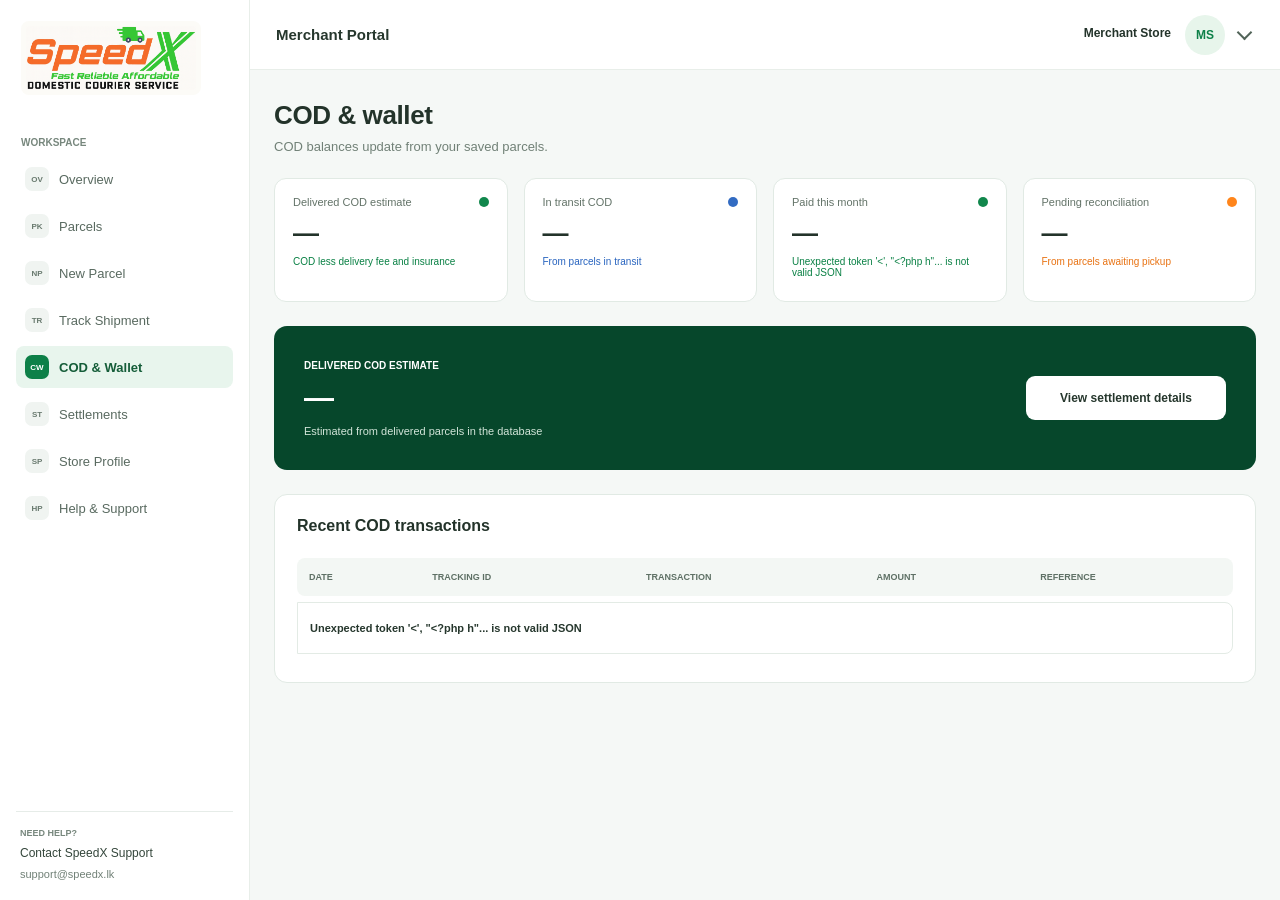
<file: cod-wallet.html>
<!DOCTYPE html>
<html lang="en">
<head>
    <meta charset="UTF-8">
    <meta name="viewport" content="width=device-width, initial-scale=1.0">
    <meta name="theme-color" content="#f5f8f6">
    <title>COD &amp; Wallet | SpeedX Merchant Portal</title>
    <link rel="stylesheet" href="dashboard.css?v=20261101-account-menu-2">
    <link rel="stylesheet" href="cod-wallet.css">
    <script src="merchant-profile.js?v=20261101-account-menu-2" defer></script>
    <script src="cod-wallet.js?v=20261101-database" defer></script>
</head>
<body>
    <div class="dashboard-shell">
        <aside class="sidebar" id="sidebar">
            <a class="dashboard-brand" href="dashboard.html" aria-label="SpeedX dashboard">
                <img class="dashboard-brand-logo" src="assets/speedx-merchant-logo.png" alt="SpeedX — Fast, Reliable, Affordable Domestic Courier Service">
            </a>

            <p class="nav-caption">WORKSPACE</p>
            <nav class="main-nav" aria-label="Main navigation">
                <a class="nav-link" href="dashboard.html"><span class="nav-icon">OV</span><span>Overview</span></a>
                <a class="nav-link" href="parcel-list.html"><span class="nav-icon">PK</span><span>Parcels</span></a>
                <a class="nav-link" href="create-parcel.html"><span class="nav-icon">NP</span><span>New Parcel</span></a>
                <a class="nav-link" href="track-shipment.html"><span class="nav-icon">TR</span><span>Track Shipment</span></a>
                <a class="nav-link is-active" href="cod-wallet.html" aria-current="page"><span class="nav-icon">CW</span><span>COD &amp; Wallet</span></a>
                <a class="nav-link" href="settlements.html"><span class="nav-icon">ST</span><span>Settlements</span></a>
                <a class="nav-link" href="store-profile.html"><span class="nav-icon">SP</span><span>Store Profile</span></a>
                <a class="nav-link" href="help-support.html"><span class="nav-icon">HP</span><span>Help &amp; Support</span></a>
            </nav>

            <div class="sidebar-help">
                <span>NEED HELP?</span>
                <a href="mailto:support@speedx.lk">Contact SpeedX Support</a>
                <small>support@speedx.lk</small>
            </div>
        </aside>

        <div class="dashboard-main">
            <header class="topbar">
                <button class="mobile-menu-button" type="button" aria-label="Open navigation" aria-expanded="false">
                    <span></span><span></span><span></span>
                </button>
                <a class="portal-link" href="dashboard.html">Merchant Portal</a>
                <div class="store-profile">
                    <button class="merchant-account-trigger" type="button" aria-label="Open merchant account menu" aria-haspopup="menu" aria-expanded="false">
                        <span class="store-name">Merchant Store<small></small></span>
                        <span class="store-avatar" aria-label="Merchant Store">MS</span>
                    </button>
                </div>
            </header>

            <main class="wallet-content">
                <header class="page-heading">
                    <h1>COD &amp; wallet</h1>
                    <p>COD balances update from your saved parcels.</p>
                </header>

                <section class="balance-grid" aria-label="COD balance summary">
                    <article class="balance-card balance-available">
                        <div class="balance-label"><span>Delivered COD estimate</span><i aria-hidden="true"></i></div>
                        <strong id="wallet-delivered-cod">Loading...</strong>
                        <p>COD less delivery fee and insurance</p>
                    </article>
                    <article class="balance-card balance-transit">
                        <div class="balance-label"><span>In transit COD</span><i aria-hidden="true"></i></div>
                        <strong id="wallet-in-transit-cod">Loading...</strong>
                        <p>From parcels in transit</p>
                    </article>
                    <article class="balance-card balance-paid">
                        <div class="balance-label"><span>Paid this month</span><i aria-hidden="true"></i></div>
                        <strong id="wallet-paid-this-month">—</strong>
                        <p id="wallet-paid-note">No payment records available</p>
                    </article>
                    <article class="balance-card balance-pending">
                        <div class="balance-label"><span>Pending reconciliation</span><i aria-hidden="true"></i></div>
                        <strong id="wallet-pending-cod">Loading...</strong>
                        <p>From parcels awaiting pickup</p>
                    </article>
                </section>

                <section class="settlement-banner" aria-labelledby="settlement-heading">
                    <div>
                        <p id="settlement-heading">DELIVERED COD ESTIMATE</p>
                        <strong id="wallet-settlement-estimate">Loading...</strong>
                        <span>Estimated from delivered parcels in the database</span>
                    </div>
                    <button type="button" class="settlement-button" id="settlement-details-button">View settlement details</button>
                </section>

                <section class="transactions-card" aria-labelledby="transactions-heading">
                    <h2 id="transactions-heading">Recent COD transactions</h2>
                    <div class="transactions-table-wrap">
                        <table class="transactions-table">
                            <thead>
                                <tr>
                                    <th scope="col">DATE</th>
                                    <th scope="col">TRACKING ID</th>
                                    <th scope="col">TRANSACTION</th>
                                    <th scope="col">AMOUNT</th>
                                    <th scope="col">REFERENCE</th>
                                </tr>
                            </thead>
                            <tbody id="wallet-transactions">
                                <tr><td colspan="5">Loading COD records...</td></tr>
                            </tbody>
                        </table>
                    </div>
                </section>

                <dialog class="settlement-dialog" id="settlement-dialog" aria-labelledby="settlement-dialog-heading">
                    <form method="dialog">
                        <button class="dialog-close" aria-label="Close settlement details">×</button>
                    </form>
                    <h2 id="settlement-dialog-heading">Next settlement details</h2>
                    <p>Current parcel COD totals from your database.</p>
                    <dl>
                        <div><dt>Delivered COD estimate</dt><dd id="dialog-delivered-cod">Loading...</dd></div>
                        <div><dt>In-transit COD</dt><dd id="dialog-in-transit-cod">Loading...</dd></div>
                        <div><dt>Pending pickup COD</dt><dd id="dialog-pending-cod">Loading...</dd></div>
                        <div><dt>Total parcel COD</dt><dd id="dialog-total-cod">Loading...</dd></div>
                    </dl>
                </dialog>

            </main>
        </div>
    </div>
</body>
</html>
</file>
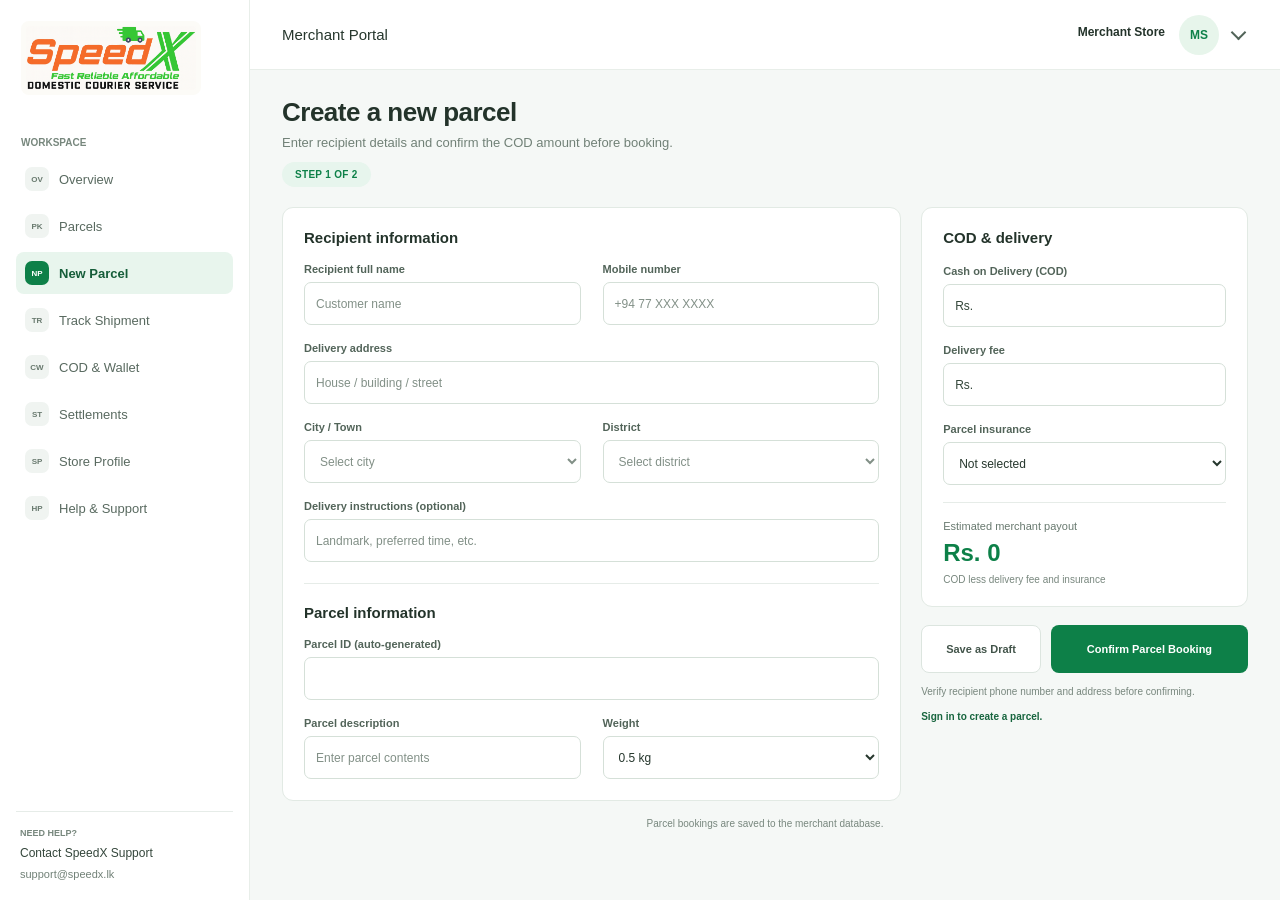
<file: create-parcel.html>
<!DOCTYPE html>
<html lang="en">
<head>
    <meta charset="UTF-8">
    <meta name="viewport" content="width=device-width, initial-scale=1.0">
    <meta name="theme-color" content="#f5f8f6">
    <title>Create a New Parcel | SpeedX Merchant Portal</title>
    <link rel="stylesheet" href="dashboard.css?v=20261101-account-menu-2">
    <link rel="stylesheet" href="create-parcel.css">
    <script src="merchant-profile.js?v=20261101-account-menu-2" defer></script>
    <script src="parcel-storage.js" defer></script>
    <script src="create-parcel.js?v=20261101-database" defer></script>
</head>
<body>
    <div class="dashboard-shell">
        <aside class="sidebar" id="sidebar">
            <a class="dashboard-brand" href="dashboard.html" aria-label="SpeedX dashboard">
                <img class="dashboard-brand-logo" src="assets/speedx-merchant-logo.png" alt="SpeedX — Fast, Reliable, Affordable Domestic Courier Service">
            </a>

            <p class="nav-caption">WORKSPACE</p>
            <nav class="main-nav" aria-label="Main navigation">
                <a class="nav-link" href="dashboard.html"><span class="nav-icon">OV</span><span>Overview</span></a>
                <a class="nav-link" href="parcel-list.html"><span class="nav-icon">PK</span><span>Parcels</span></a>
                <a class="nav-link is-active" href="create-parcel.html" aria-current="page"><span class="nav-icon">NP</span><span>New Parcel</span></a>
                <a class="nav-link" href="track-shipment.html"><span class="nav-icon">TR</span><span>Track Shipment</span></a>
                <a class="nav-link" href="cod-wallet.html"><span class="nav-icon">CW</span><span>COD &amp; Wallet</span></a>
                <a class="nav-link" href="settlements.html"><span class="nav-icon">ST</span><span>Settlements</span></a>
                <a class="nav-link" href="store-profile.html"><span class="nav-icon">SP</span><span>Store Profile</span></a>
                <a class="nav-link" href="help-support.html"><span class="nav-icon">HP</span><span>Help &amp; Support</span></a>
            </nav>

            <div class="sidebar-help">
                <span>NEED HELP?</span>
                <a href="mailto:support@speedx.lk">Contact SpeedX Support</a>
                <small>support@speedx.lk</small>
            </div>
        </aside>

        <div class="dashboard-main">
            <header class="topbar">
                <button class="mobile-menu-button" type="button" aria-label="Open navigation" aria-expanded="false">
                    <span></span><span></span><span></span>
                </button>
                <a class="topbar-title topbar-back" href="dashboard.html">Merchant Portal</a>
                <div class="store-profile">
                    <button class="merchant-account-trigger" type="button" aria-label="Open merchant account menu" aria-haspopup="menu" aria-expanded="false">
                        <span class="store-name">Merchant Store<small></small></span>
                        <span class="store-avatar" aria-hidden="true">MS</span>
                    </button>
                </div>
            </header>

            <main class="parcel-content">
                <div class="parcel-page-heading">
                    <div>
                        <a class="back-link" href="dashboard.html"><span aria-hidden="true">←</span> Back to overview</a>
                        <h1>Create a new parcel</h1>
                        <p>Enter recipient details and confirm the COD amount before booking.</p>
                        <span class="step-badge">STEP 1 OF 2</span>
                    </div>
                </div>

                <form id="create-parcel-form" class="booking-layout">
                    <section class="booking-card recipient-card">
                        <div class="booking-section">
                            <div class="booking-section-heading">
                                <h2>Recipient information</h2>
                            </div>
                            <div class="booking-fields recipient-fields">
                                <label class="booking-field">
                                    <span>Recipient full name</span>
                                    <input name="recipient" type="text" autocomplete="name" placeholder="Customer name" maxlength="100" required>
                                </label>
                                <label class="booking-field">
                                    <span>Mobile number</span>
                                    <input name="mobile" type="tel" autocomplete="tel" placeholder="+94 77 XXX XXXX" required>
                                </label>
                                <label class="booking-field field-wide">
                                    <span>Delivery address</span>
                                    <input name="address" type="text" autocomplete="street-address" placeholder="House / building / street" maxlength="180" required>
                                </label>
                                <label class="booking-field">
                                    <span>City / Town</span>
                                    <select name="city" required>
                                        <option value="" selected disabled>Select city</option>
                                        <option>Colombo</option>
                                        <option>Dehiwala</option>
                                        <option>Galle</option>
                                        <option>Gampaha</option>
                                        <option>Horana</option>
                                        <option>Kalutara</option>
                                        <option>Kandy</option>
                                        <option>Panadura</option>
                                    </select>
                                </label>
                                <label class="booking-field">
                                    <span>District</span>
                                    <select name="district" required>
                                        <option value="" selected disabled>Select district</option>
                                        <option>Colombo</option>
                                        <option>Galle</option>
                                        <option>Gampaha</option>
                                        <option>Kalutara</option>
                                        <option>Kandy</option>
                                    </select>
                                </label>
                                <label class="booking-field field-wide">
                                    <span>Delivery instructions (optional)</span>
                                    <input name="instructions" type="text" placeholder="Landmark, preferred time, etc." maxlength="180">
                                </label>
                            </div>
                        </div>

                        <div class="booking-section parcel-information">
                            <div class="booking-section-heading">
                                <h2>Parcel information</h2>
                            </div>
                            <div class="booking-fields">
                                <label class="booking-field field-wide">
                                    <span>Parcel ID (auto-generated)</span>
                                    <input name="trackingId" type="text" readonly required>
                                </label>
                                <label class="booking-field">
                                    <span>Parcel description</span>
                                    <input name="description" type="text" placeholder="Enter parcel contents" maxlength="120" required>
                                </label>
                                <label class="booking-field">
                                    <span>Weight</span>
                                    <select name="weight" required>
                                        <option value="0.5" selected>0.5 kg</option>
                                        <option value="1">1 kg</option>
                                        <option value="2">2 kg</option>
                                        <option value="5">5 kg</option>
                                        <option value="10">10 kg</option>
                                    </select>
                                </label>
                            </div>
                        </div>
                    </section>

                    <aside class="booking-side">
                        <section class="booking-card cod-card">
                            <div class="booking-section-heading">
                                <h2>COD &amp; delivery</h2>
                            </div>
                            <div class="booking-fields cod-fields">
                                <label class="booking-field">
                                    <span>Cash on Delivery (COD)</span>
                                    <div class="currency-input">
                                        <span>Rs.</span>
                                        <input name="cod" type="number" min="0" step="50" required>
                                    </div>
                                </label>
                                <label class="booking-field">
                                    <span>Delivery fee</span>
                                    <div class="currency-input">
                                        <span>Rs.</span>
                                        <input name="delivery_fee" type="number" min="0" step="50" required>
                                    </div>
                                </label>
                                <label class="booking-field">
                                    <span>Parcel insurance</span>
                                    <select name="insurance">
                                        <option value="0">Not selected</option>
                                        <option value="150">Basic cover — Rs. 150</option>
                                        <option value="300">Extended cover — Rs. 300</option>
                                    </select>
                                </label>
                            </div>
                            <div class="payout-summary">
                                <span>Estimated merchant payout</span>
                                <strong id="payout-amount">Rs. 0</strong>
                                <small>COD less delivery fee and insurance</small>
                            </div>
                        </section>

                        <div class="booking-actions">
                            <button class="secondary-button" type="button" id="save-draft">Save as Draft</button>
                            <button class="primary-button" type="submit">Confirm Parcel Booking</button>
                        </div>
                        <p class="booking-hint">Verify recipient phone number and address before confirming.</p>
                        <p class="booking-message" id="booking-message" role="status" aria-live="polite"></p>
                    </aside>
                </form>
                <p class="parcel-note">Parcel bookings are saved to the merchant database.</p>
            </main>
        </div>
    </div>
</body>
</html>
</file>
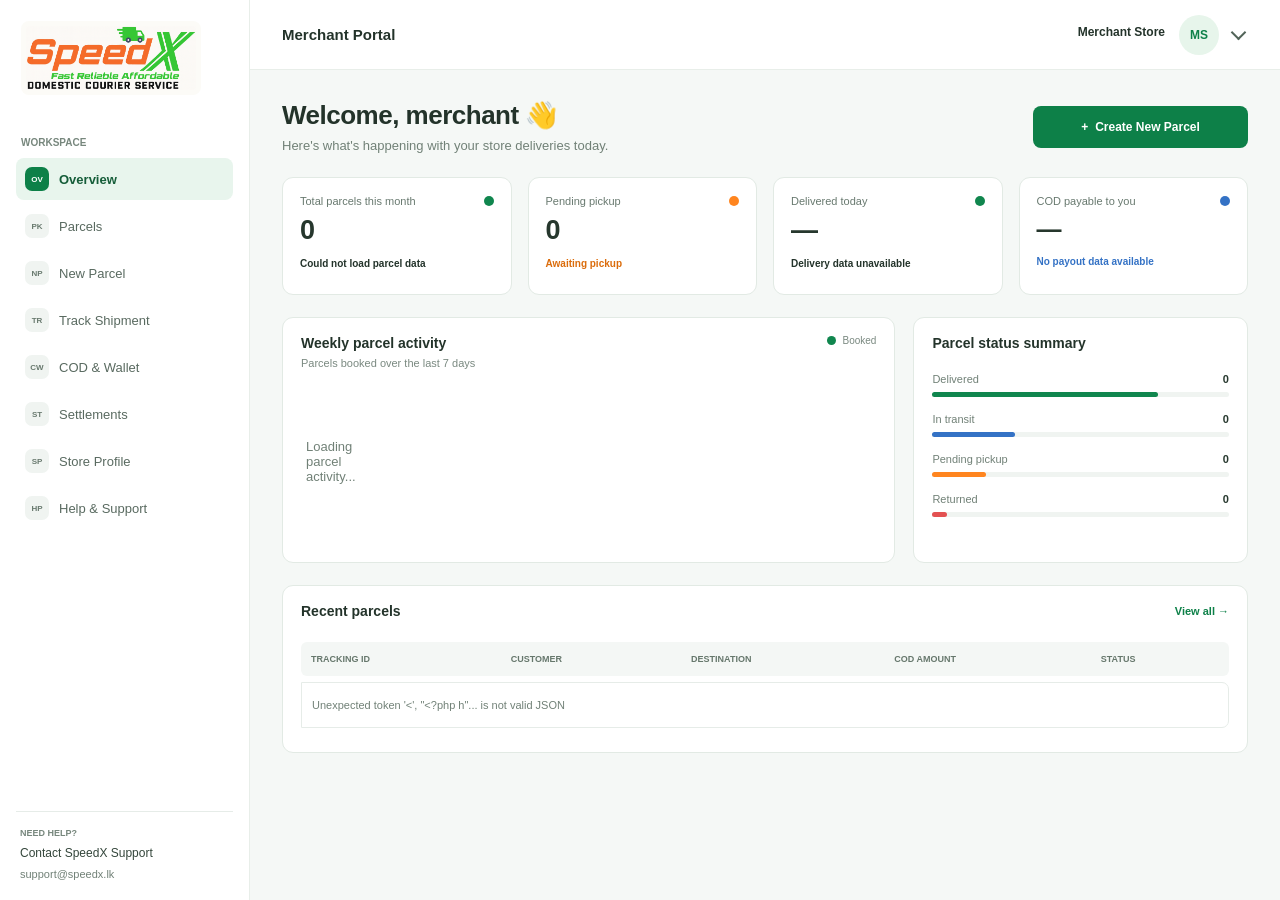
<file: dashboard.html>
<!DOCTYPE html>
<html lang="en">
<head>
    <meta charset="UTF-8">
    <meta name="viewport" content="width=device-width, initial-scale=1.0">
    <meta name="theme-color" content="#f5f8f6">
    <title>Merchant Dashboard | SpeedX</title>
    <link rel="stylesheet" href="dashboard.css?v=20261101-account-menu-2">
    <script src="merchant-profile.js?v=20261101-account-menu-2" defer></script>
    <script src="parcel-storage.js" defer></script>
    <script src="dashboard.js?v=20261101-database" defer></script>
</head>
<body>
    <div class="dashboard-shell">
        <aside class="sidebar" id="sidebar">
            <a class="dashboard-brand" href="dashboard.html" aria-label="SpeedX dashboard">
                <img class="dashboard-brand-logo" src="assets/speedx-merchant-logo.png" alt="SpeedX — Fast, Reliable, Affordable Domestic Courier Service">
            </a>

            <p class="nav-caption">WORKSPACE</p>
            <nav class="main-nav" aria-label="Main navigation">
                <a class="nav-link is-active" href="#overview" data-page="Overview">
                    <span class="nav-icon">OV</span><span>Overview</span>
                </a>
                <a class="nav-link" href="parcel-list.html" data-page="Parcels">
                    <span class="nav-icon">PK</span><span>Parcels</span>
                </a>
                <a class="nav-link" href="create-parcel.html" data-page="New Parcel">
                    <span class="nav-icon">NP</span><span>New Parcel</span>
                </a>
                <a class="nav-link" href="track-shipment.html" data-page="Track Shipment">
                    <span class="nav-icon">TR</span><span>Track Shipment</span>
                </a>
                <a class="nav-link" href="cod-wallet.html" data-page="COD & Wallet">
                    <span class="nav-icon">CW</span><span>COD &amp; Wallet</span>
                </a>
                <a class="nav-link" href="settlements.html" data-page="Settlements">
                    <span class="nav-icon">ST</span><span>Settlements</span>
                </a>
                <a class="nav-link" href="store-profile.html" data-page="Store Profile">
                    <span class="nav-icon">SP</span><span>Store Profile</span>
                </a>
                <a class="nav-link" href="help-support.html" data-page="Help & Support">
                    <span class="nav-icon">HP</span><span>Help &amp; Support</span>
                </a>
            </nav>

            <div class="sidebar-help">
                <span>NEED HELP?</span>
                <a href="mailto:support@speedx.lk">Contact SpeedX Support</a>
                <small>support@speedx.lk</small>
            </div>
        </aside>

        <div class="dashboard-main">
            <header class="topbar">
                <button class="mobile-menu-button" type="button" aria-label="Open navigation" aria-expanded="false">
                    <span></span><span></span><span></span>
                </button>
                <strong class="topbar-title">Merchant Portal</strong>
                <div class="store-profile">
                    <button class="merchant-account-trigger" type="button" aria-label="Open merchant account menu" aria-haspopup="menu" aria-expanded="false">
                        <span class="store-name">Merchant Store<small></small></span>
                        <span class="store-avatar" aria-hidden="true">MS</span>
                    </button>
                </div>
            </header>

            <main class="dashboard-content">
                <div class="welcome-row">
                    <div>
                        <h1 data-merchant-welcome>Welcome, merchant <span aria-hidden="true">👋</span></h1>
                        <p>Here's what's happening with your store deliveries today.</p>
                    </div>
                    <a class="primary-button" href="create-parcel.html">
                        <span aria-hidden="true">+</span> Create New Parcel
                    </a>
                </div>

                <section class="stats-grid" aria-label="Delivery statistics">
                    <article class="stat-card">
                        <div class="stat-label">Total parcels this month<span class="stat-dot green"></span></div>
                        <strong class="stat-value" id="monthly-parcel-count">0</strong>
                        <span class="stat-note" id="monthly-parcel-note">No parcels booked this month</span>
                    </article>
                    <article class="stat-card">
                        <div class="stat-label">Pending pickup<span class="stat-dot orange"></span></div>
                        <strong class="stat-value" id="pending-count">0</strong>
                        <span class="stat-note warning">Awaiting pickup</span>
                    </article>
                    <article class="stat-card">
                        <div class="stat-label">Delivered today<span class="stat-dot green"></span></div>
                        <strong class="stat-value">—</strong>
                        <span class="stat-note">Delivery data unavailable</span>
                    </article>
                    <article class="stat-card">
                        <div class="stat-label">COD payable to you<span class="stat-dot blue"></span></div>
                        <strong class="stat-value currency">—</strong>
                        <span class="stat-note blue-note">No payout data available</span>
                    </article>
                </section>

                <section class="analytics-grid" aria-label="Parcel analytics">
                    <article class="panel activity-panel">
                        <div class="panel-heading">
                            <div><h2>Weekly parcel activity</h2><p>Parcels booked over the last 7 days</p></div>
                            <div class="chart-legend"><span><i class="legend-booked"></i>Booked</span></div>
                        </div>
                        <div class="bar-chart chart-empty" id="weekly-parcel-chart" role="img" aria-label="Loading parcel activity">
                            Loading parcel activity...
                        </div>
                    </article>

                    <article class="panel status-panel">
                        <div class="panel-heading"><h2>Parcel status summary</h2></div>
                        <div class="status-list">
                            <div class="status-item"><div><span>Delivered</span><strong id="delivered-count">0</strong></div><i class="status-track"><i class="status-fill delivered" id="delivered-fill"></i></i></div>
                            <div class="status-item"><div><span>In transit</span><strong id="in-transit-count">0</strong></div><i class="status-track"><i class="status-fill in-transit" id="in-transit-fill"></i></i></div>
                            <div class="status-item"><div><span>Pending pickup</span><strong id="pending-count-summary">0</strong></div><i class="status-track"><i class="status-fill pending" id="pending-fill"></i></i></div>
                            <div class="status-item"><div><span>Returned</span><strong id="returned-count">0</strong></div><i class="status-track"><i class="status-fill returned" id="returned-fill"></i></i></div>
                        </div>
                    </article>
                </section>

                <section class="panel recent-panel" id="parcels">
                    <div class="panel-heading">
                        <h2>Recent parcels</h2>
                        <a href="parcel-list.html" class="view-all-link">View all <span aria-hidden="true">→</span></a>
                    </div>
                    <div class="parcel-table-wrap">
                        <table class="parcel-table">
                            <thead><tr><th>TRACKING ID</th><th>CUSTOMER</th><th>DESTINATION</th><th>COD AMOUNT</th><th>STATUS</th></tr></thead>
                            <tbody id="parcel-list">
                                <tr><td colspan="5">No parcels yet. Create a parcel to see it here.</td></tr>
                            </tbody>
                        </table>
                    </div>
                </section>

            </main>
        </div>
    </div>

</body>
</html>
</file>
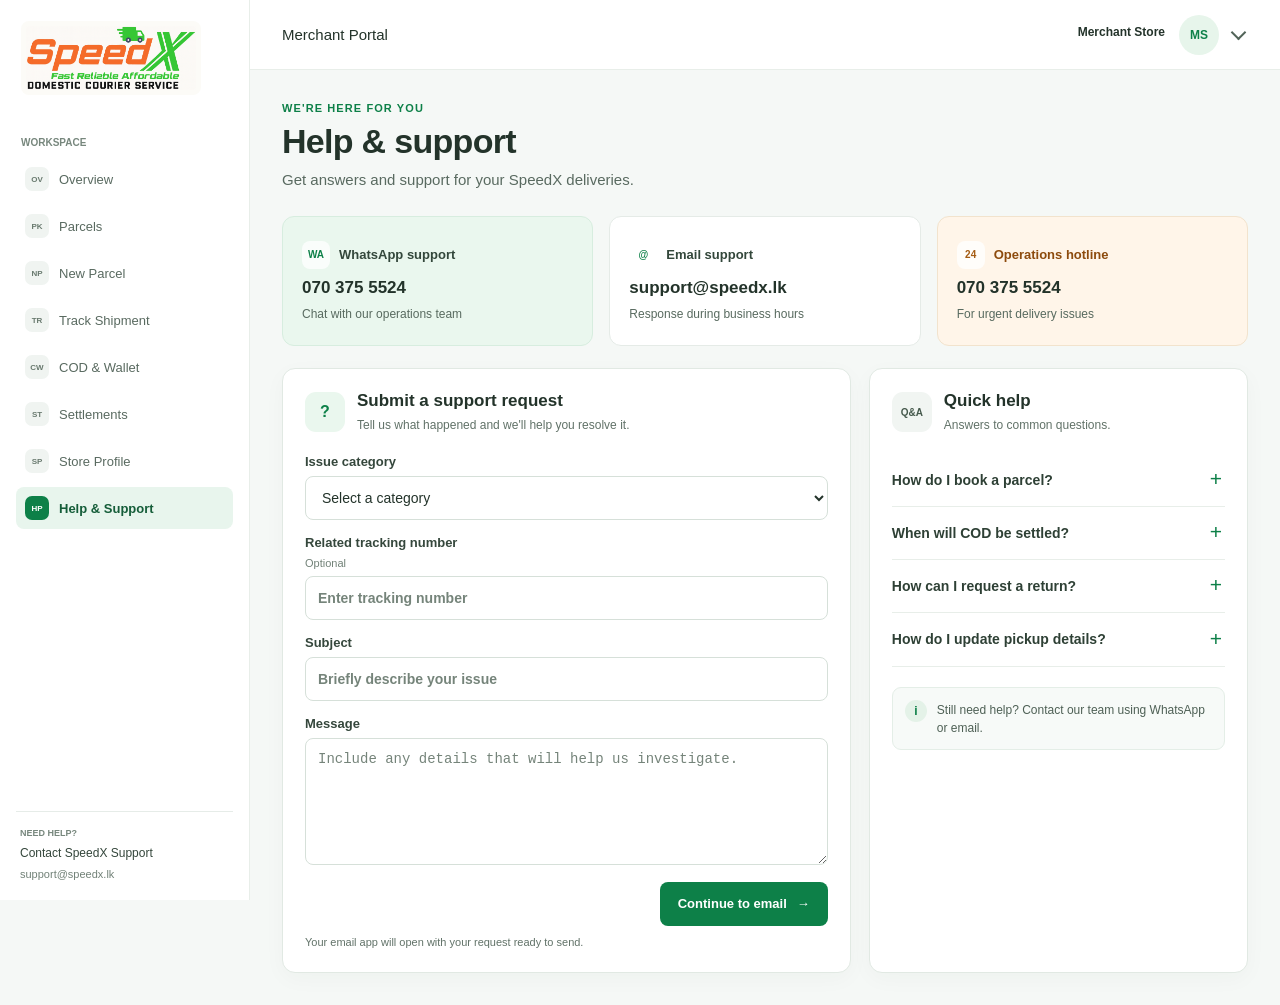
<file: help-support.html>
<!DOCTYPE html>
<html lang="en">
<head>
    <meta charset="UTF-8">
    <meta name="viewport" content="width=device-width, initial-scale=1.0">
    <meta name="theme-color" content="#f5f8f6">
    <title>Help &amp; Support | SpeedX Merchant Portal</title>
    <link rel="stylesheet" href="dashboard.css?v=20261101-account-menu-2">
    <link rel="stylesheet" href="help-support.css">
    <script src="merchant-profile.js?v=20261101-account-menu-2" defer></script>
    <script src="dashboard.js" defer></script>
    <script src="help-support.js" defer></script>
</head>
<body>
    <div class="dashboard-shell">
        <aside class="sidebar" id="sidebar">
            <a class="dashboard-brand" href="dashboard.html" aria-label="SpeedX dashboard">
                <img class="dashboard-brand-logo" src="assets/speedx-merchant-logo.png" alt="SpeedX — Fast, Reliable, Affordable Domestic Courier Service">
            </a>

            <p class="nav-caption">WORKSPACE</p>
            <nav class="main-nav" aria-label="Main navigation">
                <a class="nav-link" href="dashboard.html"><span class="nav-icon">OV</span><span>Overview</span></a>
                <a class="nav-link" href="parcel-list.html"><span class="nav-icon">PK</span><span>Parcels</span></a>
                <a class="nav-link" href="create-parcel.html"><span class="nav-icon">NP</span><span>New Parcel</span></a>
                <a class="nav-link" href="track-shipment.html"><span class="nav-icon">TR</span><span>Track Shipment</span></a>
                <a class="nav-link" href="cod-wallet.html"><span class="nav-icon">CW</span><span>COD &amp; Wallet</span></a>
                <a class="nav-link" href="settlements.html"><span class="nav-icon">ST</span><span>Settlements</span></a>
                <a class="nav-link" href="store-profile.html"><span class="nav-icon">SP</span><span>Store Profile</span></a>
                <a class="nav-link is-active" href="help-support.html" aria-current="page"><span class="nav-icon">HP</span><span>Help &amp; Support</span></a>
            </nav>

            <div class="sidebar-help">
                <span>NEED HELP?</span>
                <a href="mailto:support@speedx.lk">Contact SpeedX Support</a>
                <small>support@speedx.lk</small>
            </div>
        </aside>

        <div class="dashboard-main">
            <header class="topbar">
                <button class="mobile-menu-button" type="button" aria-label="Open navigation" aria-expanded="false">
                    <span></span><span></span><span></span>
                </button>
                <a class="topbar-title help-portal-link" href="dashboard.html">Merchant Portal</a>
                <div class="store-profile">
                    <button class="merchant-account-trigger" type="button" aria-label="Open merchant account menu" aria-haspopup="menu" aria-expanded="false">
                        <span class="store-name">Merchant Store<small></small></span>
                        <span class="store-avatar" aria-hidden="true">MS</span>
                    </button>
                </div>
            </header>

            <main class="help-content">
                <header class="help-heading">
                    <p class="help-eyebrow">WE'RE HERE FOR YOU</p>
                    <h1>Help &amp; support</h1>
                    <p>Get answers and support for your SpeedX deliveries.</p>
                </header>

                <section class="support-contacts" aria-label="Contact support">
                    <a class="support-contact whatsapp-contact" href="https://wa.me/94703755524">
                        <span class="contact-label"><span class="contact-icon" aria-hidden="true">WA</span> WhatsApp support</span>
                        <strong>070 375 5524</strong>
                        <small>Chat with our operations team</small>
                    </a>
                    <a class="support-contact email-contact" href="mailto:support@speedx.lk">
                        <span class="contact-label"><span class="contact-icon" aria-hidden="true">@</span> Email support</span>
                        <strong>support@speedx.lk</strong>
                        <small>Response during business hours</small>
                    </a>
                    <a class="support-contact hotline-contact" href="tel:+94703755524">
                        <span class="contact-label"><span class="contact-icon" aria-hidden="true">24</span> Operations hotline</span>
                        <strong>070 375 5524</strong>
                        <small>For urgent delivery issues</small>
                    </a>
                </section>

                <div class="help-main-grid">
                    <section class="support-form-card" aria-labelledby="support-form-heading">
                        <div class="help-card-heading">
                            <span class="help-card-icon" aria-hidden="true">?</span>
                            <div>
                                <h2 id="support-form-heading">Submit a support request</h2>
                                <p>Tell us what happened and we'll help you resolve it.</p>
                            </div>
                        </div>
                        <form id="support-ticket-form">
                            <label>Issue category
                                <select name="category" required>
                                    <option value="">Select a category</option>
                                    <option>Parcel pickup</option>
                                    <option>Delivery issue</option>
                                    <option>COD or settlement</option>
                                    <option>Account or profile</option>
                                    <option>Other</option>
                                </select>
                            </label>
                            <label>Related tracking number <span class="optional-label">Optional</span>
                                <input name="trackingNumber" type="text" placeholder="Enter tracking number" autocomplete="off">
                            </label>
                            <label>Subject
                                <input name="subject" type="text" placeholder="Briefly describe your issue" required>
                            </label>
                            <label>Message
                                <textarea name="message" rows="5" placeholder="Include any details that will help us investigate." required></textarea>
                            </label>
                            <div class="support-form-footer">
                                <p id="support-form-status" role="status" aria-live="polite"></p>
                                <button class="primary-button" type="submit">Continue to email <span aria-hidden="true">→</span></button>
                            </div>
                            <p class="form-privacy-note">Your email app will open with your request ready to send.</p>
                        </form>
                    </section>

                    <section class="quick-help-card" aria-labelledby="quick-help-heading">
                        <div class="help-card-heading">
                            <span class="help-card-icon quick-help-icon" aria-hidden="true">Q&amp;A</span>
                            <div>
                                <h2 id="quick-help-heading">Quick help</h2>
                                <p>Answers to common questions.</p>
                            </div>
                        </div>
                        <div class="faq-list">
                            <details>
                                <summary>How do I book a parcel?</summary>
                                <p>Open <a href="create-parcel.html">New Parcel</a>, enter the recipient and parcel details, then submit the booking. Your tracking number will appear after the parcel is created.</p>
                            </details>
                            <details>
                                <summary>When will COD be settled?</summary>
                                <p>COD is settled after delivery and reconciliation. View your balance and payout activity in <a href="cod-wallet.html">COD &amp; Wallet</a> or check completed payouts in <a href="settlements.html">Settlements</a>.</p>
                            </details>
                            <details>
                                <summary>How can I request a return?</summary>
                                <p>Send us a support request with the tracking number and the reason for return. Our operations team will review the request and contact you.</p>
                            </details>
                            <details>
                                <summary>How do I update pickup details?</summary>
                                <p>Update your business and pickup address in <a href="store-profile.html">Store Profile</a>, then save your changes.</p>
                            </details>
                        </div>
                        <div class="faq-contact-note">
                            <span aria-hidden="true">i</span>
                            <p>Still need help? Contact our team using WhatsApp or email.</p>
                        </div>
                    </section>
                </div>
            </main>
        </div>
    </div>
</body>
</html>
</file>
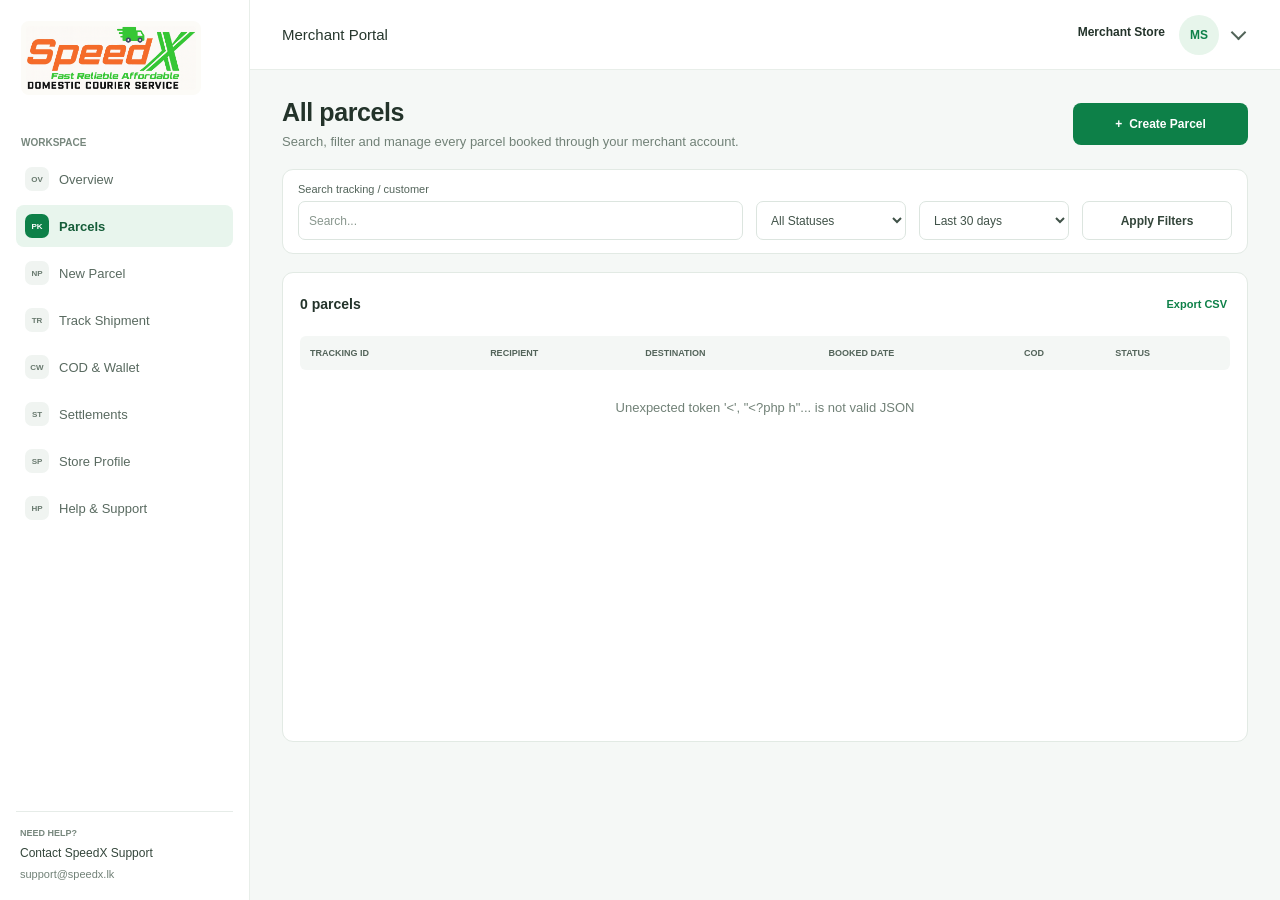
<file: parcel-list.html>
<!DOCTYPE html>
<html lang="en">
<head>
    <meta charset="UTF-8">
    <meta name="viewport" content="width=device-width, initial-scale=1.0">
    <meta name="theme-color" content="#f5f8f6">
    <title>All Parcels | SpeedX Merchant Portal</title>
    <link rel="stylesheet" href="dashboard.css?v=20261101-account-menu-2">
    <link rel="stylesheet" href="parcel-list.css">
    <script src="merchant-profile.js?v=20261101-account-menu-2" defer></script>
    <script src="parcel-storage.js?v=20261101-clean-demo" defer></script>
    <script src="parcel-list.js?v=20261101-database-fix1" defer></script>
</head>
<body>
    <div class="dashboard-shell">
        <aside class="sidebar" id="sidebar">
            <a class="dashboard-brand" href="dashboard.html" aria-label="SpeedX dashboard">
                <img class="dashboard-brand-logo" src="assets/speedx-merchant-logo.png" alt="SpeedX — Fast, Reliable, Affordable Domestic Courier Service">
            </a>

            <p class="nav-caption">WORKSPACE</p>
            <nav class="main-nav" aria-label="Main navigation">
                <a class="nav-link" href="dashboard.html"><span class="nav-icon">OV</span><span>Overview</span></a>
                <a class="nav-link is-active" href="parcel-list.html" aria-current="page"><span class="nav-icon">PK</span><span>Parcels</span></a>
                <a class="nav-link" href="create-parcel.html"><span class="nav-icon">NP</span><span>New Parcel</span></a>
                <a class="nav-link" href="track-shipment.html"><span class="nav-icon">TR</span><span>Track Shipment</span></a>
                <a class="nav-link" href="cod-wallet.html"><span class="nav-icon">CW</span><span>COD &amp; Wallet</span></a>
                <a class="nav-link" href="settlements.html"><span class="nav-icon">ST</span><span>Settlements</span></a>
                <a class="nav-link" href="store-profile.html"><span class="nav-icon">SP</span><span>Store Profile</span></a>
                <a class="nav-link" href="help-support.html"><span class="nav-icon">HP</span><span>Help &amp; Support</span></a>
            </nav>

            <div class="sidebar-help">
                <span>NEED HELP?</span>
                <a href="mailto:support@speedx.lk">Contact SpeedX Support</a>
                <small>support@speedx.lk</small>
            </div>
        </aside>

        <div class="dashboard-main">
            <header class="topbar">
                <button class="mobile-menu-button" type="button" aria-label="Open navigation" aria-expanded="false">
                    <span></span><span></span><span></span>
                </button>
                <a class="topbar-title parcel-topbar-title" href="dashboard.html">Merchant Portal</a>
                <div class="store-profile">
                    <button class="merchant-account-trigger" type="button" aria-label="Open merchant account menu" aria-haspopup="menu" aria-expanded="false">
                        <span class="store-name">Merchant Store<small></small></span>
                        <span class="store-avatar" aria-hidden="true">MS</span>
                    </button>
                </div>
            </header>

            <main class="parcel-list-content">
                <div class="parcel-list-heading">
                    <div>
                        <h1>All parcels</h1>
                        <p>Search, filter and manage every parcel booked through your merchant account.</p>
                    </div>
                    <a class="primary-button" href="create-parcel.html"><span aria-hidden="true">+</span> Create Parcel</a>
                </div>

                <form class="filter-card" id="parcel-filter-form">
                    <label class="search-field">
                        <span>Search tracking / customer</span>
                        <input id="parcel-search" type="search" placeholder="Search..." autocomplete="off">
                    </label>
                    <label class="filter-select">
                        <span class="visually-hidden">Parcel status</span>
                        <select id="status-filter">
                            <option value="all">All Statuses</option>
                            <option value="Delivered">Delivered</option>
                            <option value="In Transit">In Transit</option>
                            <option value="Pending">Pending</option>
                            <option value="Returned">Returned</option>
                        </select>
                    </label>
                    <label class="filter-select">
                        <span class="visually-hidden">Date range</span>
                        <select id="date-filter">
                            <option value="30">Last 30 days</option>
                            <option value="7">Last 7 days</option>
                            <option value="90">Last 90 days</option>
                            <option value="all">All time</option>
                        </select>
                    </label>
                    <button class="secondary-button apply-filters-button" type="submit">Apply Filters</button>
                </form>

                <section class="parcel-list-card" aria-labelledby="parcel-count-heading">
                    <div class="parcel-list-card-heading">
                        <h2 id="parcel-count-heading"><span id="parcel-count">0</span> parcels</h2>
                        <button class="export-button" id="export-csv" type="button">Export CSV</button>
                    </div>
                    <div class="parcel-list-table-wrap">
                        <table class="parcel-list-table">
                            <thead>
                                <tr>
                                    <th scope="col">TRACKING ID</th>
                                    <th scope="col">RECIPIENT</th>
                                    <th scope="col">DESTINATION</th>
                                    <th scope="col">BOOKED DATE</th>
                                    <th scope="col">COD</th>
                                    <th scope="col">STATUS</th>
                                </tr>
                            </thead>
                            <tbody id="parcel-results"></tbody>
                        </table>
                        <p class="empty-parcels" id="empty-parcels">Loading parcels...</p>
                    </div>
                    <footer class="parcel-list-footer">
                        <p id="results-summary" aria-live="polite"></p>
                        <nav class="pagination" id="pagination" aria-label="Parcel pages"></nav>
                    </footer>
                </section>
            </main>
        </div>
    </div>
</body>
</html>
</file>
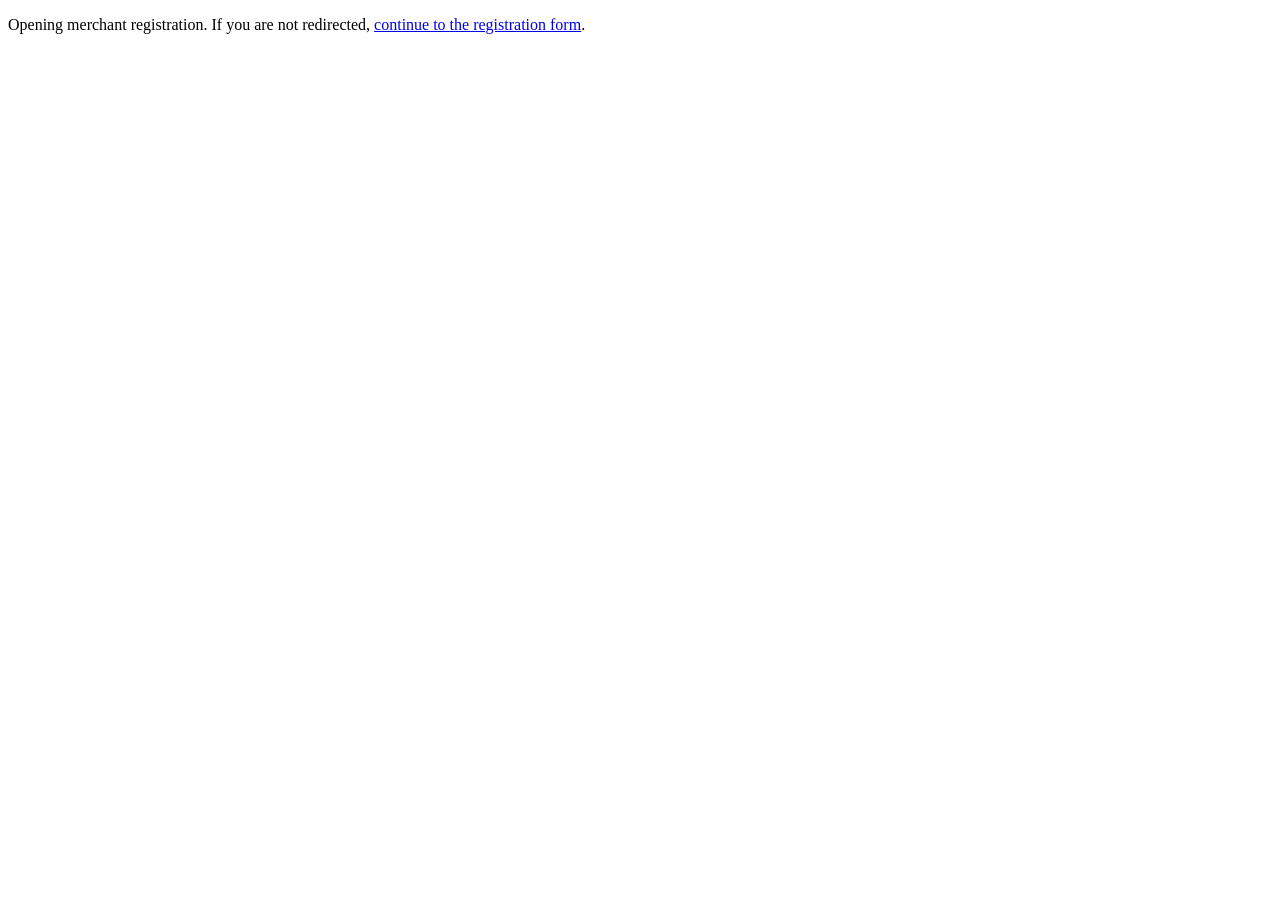
<file: register.html>
<!DOCTYPE html>
<html lang="en">
<head>
    <meta charset="UTF-8">
    <meta http-equiv="refresh" content="0; url=register.php">
    <meta name="viewport" content="width=device-width, initial-scale=1.0">
    <title>Redirecting to merchant registration | SpeedX</title>
</head>
<body>
    <p>Opening merchant registration. If you are not redirected, <a href="register.php">continue to the registration form</a>.</p>
</body>
</html>
</file>
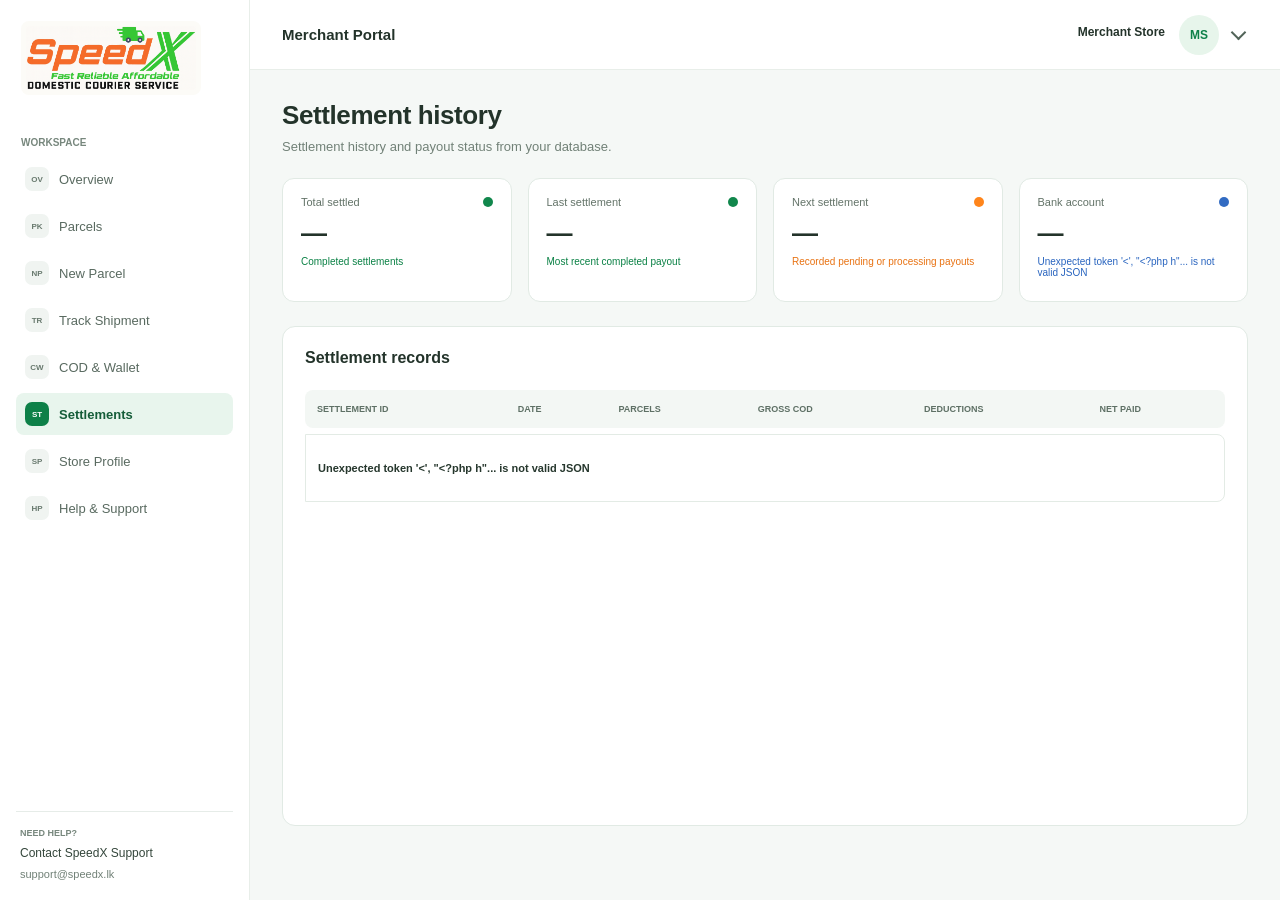
<file: settlements.html>
<!DOCTYPE html>
<html lang="en">
<head>
    <meta charset="UTF-8">
    <meta name="viewport" content="width=device-width, initial-scale=1.0">
    <meta name="theme-color" content="#f5f8f6">
    <title>Settlement History | SpeedX Merchant Portal</title>
    <link rel="stylesheet" href="dashboard.css?v=20261101-account-menu-2">
    <link rel="stylesheet" href="settlements.css">
    <script src="merchant-profile.js?v=20261101-account-menu-2" defer></script>
    <script src="settlements.js?v=20261101-database" defer></script>
</head>
<body>
    <div class="dashboard-shell">
        <aside class="sidebar" id="sidebar">
            <a class="dashboard-brand" href="dashboard.html" aria-label="SpeedX dashboard">
                <img class="dashboard-brand-logo" src="assets/speedx-merchant-logo.png" alt="SpeedX — Fast, Reliable, Affordable Domestic Courier Service">
            </a>

            <p class="nav-caption">WORKSPACE</p>
            <nav class="main-nav" aria-label="Main navigation">
                <a class="nav-link" href="dashboard.html"><span class="nav-icon">OV</span><span>Overview</span></a>
                <a class="nav-link" href="parcel-list.html"><span class="nav-icon">PK</span><span>Parcels</span></a>
                <a class="nav-link" href="create-parcel.html"><span class="nav-icon">NP</span><span>New Parcel</span></a>
                <a class="nav-link" href="track-shipment.html"><span class="nav-icon">TR</span><span>Track Shipment</span></a>
                <a class="nav-link" href="cod-wallet.html"><span class="nav-icon">CW</span><span>COD &amp; Wallet</span></a>
                <a class="nav-link is-active" href="settlements.html" aria-current="page"><span class="nav-icon">ST</span><span>Settlements</span></a>
                <a class="nav-link" href="store-profile.html"><span class="nav-icon">SP</span><span>Store Profile</span></a>
                <a class="nav-link" href="help-support.html"><span class="nav-icon">HP</span><span>Help &amp; Support</span></a>
            </nav>

            <div class="sidebar-help">
                <span>NEED HELP?</span>
                <a href="mailto:support@speedx.lk">Contact SpeedX Support</a>
                <small>support@speedx.lk</small>
            </div>
        </aside>

        <div class="dashboard-main">
            <header class="topbar">
                <button class="mobile-menu-button" type="button" aria-label="Open navigation" aria-expanded="false">
                    <span></span><span></span><span></span>
                </button>
                <a class="settlements-portal-link" href="dashboard.html">Merchant Portal</a>
                <div class="store-profile">
                    <button class="merchant-account-trigger" type="button" aria-label="Open merchant account menu" aria-haspopup="menu" aria-expanded="false">
                        <span class="store-name">Merchant Store<small></small></span>
                        <span class="store-avatar" aria-hidden="true">MS</span>
                    </button>
                </div>
            </header>

            <main class="settlements-content">
                <header class="page-heading">
                    <h1>Settlement history</h1>
                    <p>Settlement history and payout status from your database.</p>
                </header>

                <section class="settlement-summary" aria-label="Settlement summary">
                    <article class="summary-card">
                        <div class="summary-label"><span>Total settled</span><i class="indicator indicator-green" aria-hidden="true"></i></div>
                        <strong id="settled-total">Loading...</strong>
                        <p>Completed settlements</p>
                    </article>
                    <article class="summary-card">
                        <div class="summary-label"><span>Last settlement</span><i class="indicator indicator-green" aria-hidden="true"></i></div>
                        <strong id="last-settlement-date">—</strong>
                        <p>Most recent completed payout</p>
                    </article>
                    <article class="summary-card">
                        <div class="summary-label"><span>Next settlement</span><i class="indicator indicator-orange" aria-hidden="true"></i></div>
                        <strong id="pending-settlement-total">Loading...</strong>
                        <p class="text-orange">Recorded pending or processing payouts</p>
                    </article>
                    <article class="summary-card">
                        <div class="summary-label"><span>Bank account</span><i class="indicator indicator-blue" aria-hidden="true"></i></div>
                        <strong id="settlement-bank-name">Loading...</strong>
                        <p class="text-blue" id="settlement-bank-branch">Registered payout bank</p>
                    </article>
                </section>

                <section class="settlement-records" aria-labelledby="records-heading">
                    <h2 id="records-heading">Settlement records</h2>
                    <div class="records-table-wrap">
                        <table class="records-table">
                            <thead>
                                <tr>
                                    <th scope="col">SETTLEMENT ID</th>
                                    <th scope="col">DATE</th>
                                    <th scope="col">PARCELS</th>
                                    <th scope="col">GROSS COD</th>
                                    <th scope="col">DEDUCTIONS</th>
                                    <th scope="col">NET PAID</th>
                                </tr>
                            </thead>
                            <tbody id="settlement-records">
                                <tr><td colspan="6">Loading settlement history...</td></tr>
                            </tbody>
                        </table>
                    </div>
                </section>

            </main>
        </div>
    </div>
</body>
</html>
</file>
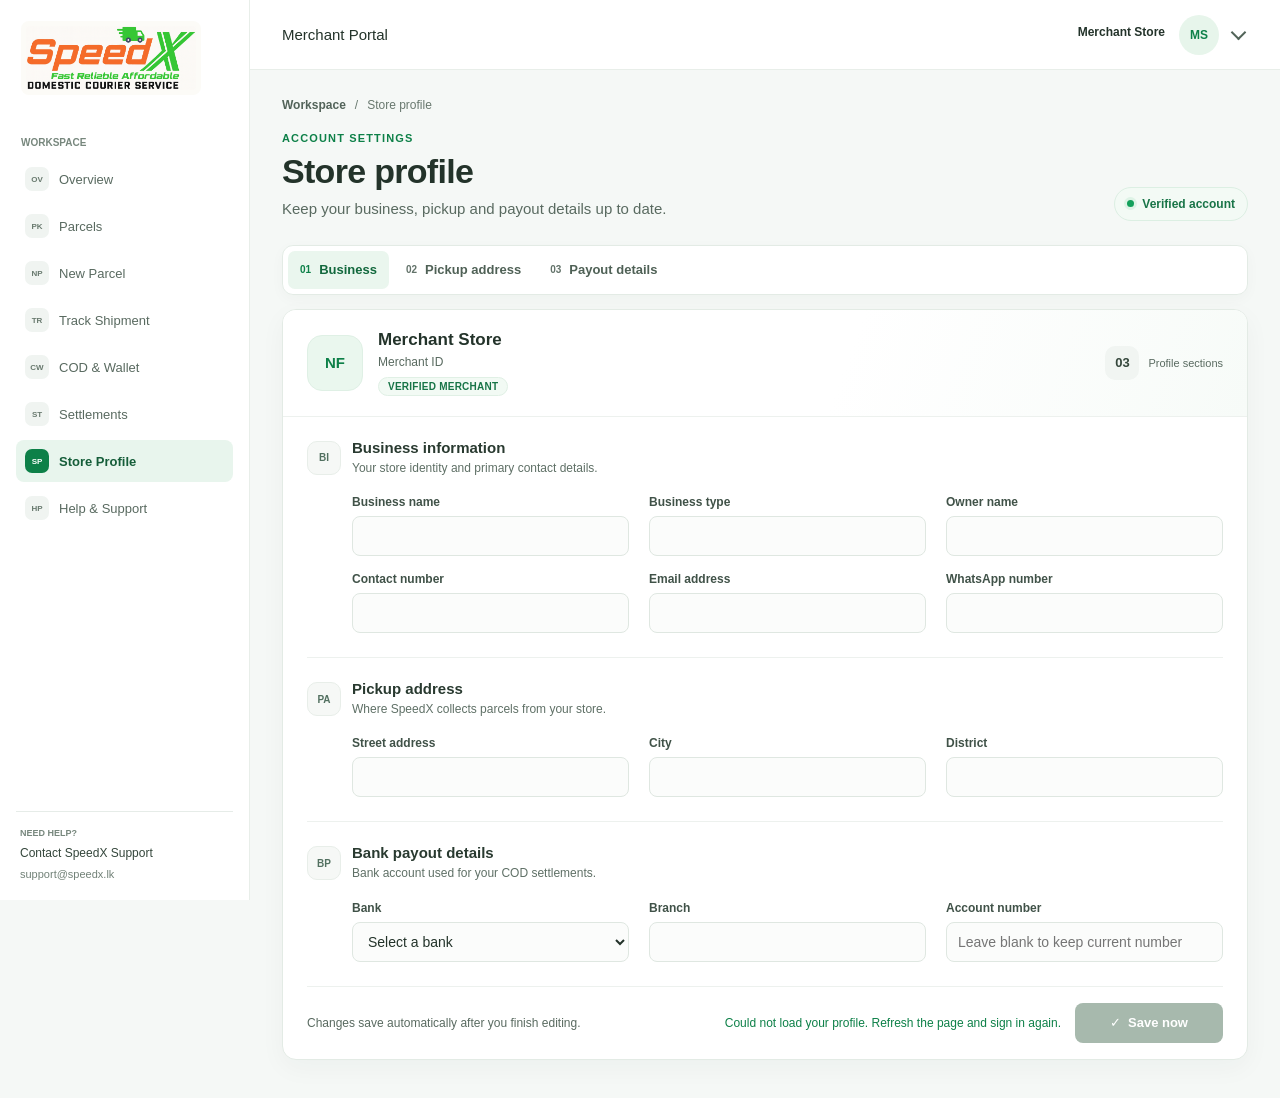
<file: store-profile.html>
<!DOCTYPE html>
<html lang="en">
<head>
    <meta charset="UTF-8">
    <meta name="viewport" content="width=device-width, initial-scale=1.0">
    <meta name="theme-color" content="#f5f8f6">
    <title>Store Profile | SpeedX Merchant Portal</title>
    <link rel="stylesheet" href="dashboard.css?v=20261101-account-menu-2">
    <link rel="stylesheet" href="store-profile.css">
    <script src="merchant-profile.js?v=20261101-account-menu-2" defer></script>
    <script src="dashboard.js" defer></script>
    <script src="store-profile.js" defer></script>
</head>
<body>
    <div class="dashboard-shell">
        <aside class="sidebar" id="sidebar">
            <a class="dashboard-brand" href="dashboard.html" aria-label="SpeedX dashboard">
                <img class="dashboard-brand-logo" src="assets/speedx-merchant-logo.png" alt="SpeedX — Fast, Reliable, Affordable Domestic Courier Service">
            </a>

            <p class="nav-caption">WORKSPACE</p>
            <nav class="main-nav" aria-label="Main navigation">
                <a class="nav-link" href="dashboard.html"><span class="nav-icon">OV</span><span>Overview</span></a>
                <a class="nav-link" href="parcel-list.html"><span class="nav-icon">PK</span><span>Parcels</span></a>
                <a class="nav-link" href="create-parcel.html"><span class="nav-icon">NP</span><span>New Parcel</span></a>
                <a class="nav-link" href="track-shipment.html"><span class="nav-icon">TR</span><span>Track Shipment</span></a>
                <a class="nav-link" href="cod-wallet.html"><span class="nav-icon">CW</span><span>COD &amp; Wallet</span></a>
                <a class="nav-link" href="settlements.html"><span class="nav-icon">ST</span><span>Settlements</span></a>
                <a class="nav-link is-active" href="store-profile.html" aria-current="page"><span class="nav-icon">SP</span><span>Store Profile</span></a>
                <a class="nav-link" href="help-support.html"><span class="nav-icon">HP</span><span>Help &amp; Support</span></a>
            </nav>

            <div class="sidebar-help">
                <span>NEED HELP?</span>
                <a href="mailto:support@speedx.lk">Contact SpeedX Support</a>
                <small>support@speedx.lk</small>
            </div>
        </aside>

        <div class="dashboard-main">
            <header class="topbar">
                <button class="mobile-menu-button" type="button" aria-label="Open navigation" aria-expanded="false">
                    <span></span><span></span><span></span>
                </button>
                <a class="topbar-title" href="dashboard.html">Merchant Portal</a>
                <div class="store-profile">
                    <button class="merchant-account-trigger" type="button" aria-label="Open merchant account menu" aria-haspopup="menu" aria-expanded="false">
                        <span class="store-name">Merchant Store<small></small></span>
                        <span class="store-avatar" aria-hidden="true">MS</span>
                    </button>
                </div>
            </header>

            <main class="store-profile-content">
                <nav class="profile-breadcrumbs" aria-label="Breadcrumb">
                    <a href="dashboard.html">Workspace</a>
                    <span aria-hidden="true">/</span>
                    <span aria-current="page">Store profile</span>
                </nav>

                <header class="profile-page-heading">
                    <div>
                        <p class="profile-eyebrow">ACCOUNT SETTINGS</p>
                        <h1>Store profile</h1>
                        <p>Keep your business, pickup and payout details up to date.</p>
                    </div>
                    <span class="profile-account-status"><i aria-hidden="true"></i> Verified account</span>
                </header>

                <nav class="profile-section-nav" aria-label="Profile sections">
                    <a class="is-active" href="#business-section" aria-current="location"><span>01</span> Business</a>
                    <a href="#pickup-section"><span>02</span> Pickup address</a>
                    <a href="#payout-section"><span>03</span> Payout details</a>
                </nav>

                <section class="profile-card" aria-labelledby="merchant-name">
                    <div class="merchant-summary">
                        <span class="merchant-avatar" aria-hidden="true">NF</span>
                        <div class="merchant-summary-copy">
                            <h2 id="merchant-name">Merchant Store</h2>
                            <p>Merchant ID <strong data-merchant-id></strong></p>
                            <span class="verified-badge">VERIFIED MERCHANT</span>
                        </div>
                        <span class="profile-completion"><strong>03</strong><span>Profile sections</span></span>
                    </div>

                    <form id="store-profile-form">
                        <section class="profile-section" id="business-section" aria-labelledby="business-heading">
                            <div class="profile-section-heading">
                                <span class="section-icon" aria-hidden="true">BI</span>
                                <div>
                                    <h3 id="business-heading">Business information</h3>
                                    <p>Your store identity and primary contact details.</p>
                                </div>
                            </div>
                            <div class="profile-field-grid">
                                <label>Business name<input name="businessName" autocomplete="organization" required></label>
                                <label>Business type<input name="businessType" required></label>
                                <label>Owner name<input name="ownerName" autocomplete="name" required></label>
                                <label>Contact number<input name="contactNumber" type="tel" autocomplete="tel" required></label>
                                <label>Email address<input name="email" type="email" autocomplete="email" required></label>
                                <label>WhatsApp number<input name="whatsappNumber" type="tel" required></label>
                            </div>
                        </section>

                        <section class="profile-section" id="pickup-section" aria-labelledby="pickup-heading">
                            <div class="profile-section-heading">
                                <span class="section-icon" aria-hidden="true">PA</span>
                                <div>
                                    <h3 id="pickup-heading">Pickup address</h3>
                                    <p>Where SpeedX collects parcels from your store.</p>
                                </div>
                            </div>
                            <div class="profile-field-grid">
                                <label>Street address<input name="streetAddress" autocomplete="street-address" required></label>
                                <label>City<input name="city" autocomplete="address-level2" required></label>
                                <label>District<input name="district" required></label>
                            </div>
                        </section>

                        <section class="profile-section" id="payout-section" aria-labelledby="payout-heading">
                            <div class="profile-section-heading">
                                <span class="section-icon" aria-hidden="true">BP</span>
                                <div>
                                    <h3 id="payout-heading">Bank payout details</h3>
                                    <p>Bank account used for your COD settlements.</p>
                                </div>
                            </div>
                            <div class="profile-field-grid">
                                <label>Bank
                                    <select name="bank" required>
                                        <option value="">Select a bank</option>
                                        <optgroup label="Licensed Commercial Banks">
                                            <option>Amana Bank PLC</option>
                                            <option>Bank of Ceylon</option>
                                            <option>Bank of China Ltd</option>
                                            <option>Cargills Bank PLC</option>
                                            <option>Citibank N.A.</option>
                                            <option>Commercial Bank of Ceylon PLC</option>
                                            <option>Deutsche Bank AG</option>
                                            <option>DFCC Bank PLC</option>
                                            <option>Habib Bank Ltd</option>
                                            <option>Hatton National Bank PLC</option>
                                            <option>Indian Bank</option>
                                            <option>Indian Overseas Bank</option>
                                            <option>MCB Bank Ltd</option>
                                            <option>National Development Bank PLC</option>
                                            <option>Nations Trust Bank PLC</option>
                                            <option>Pan Asia Banking Corporation PLC</option>
                                            <option>People's Bank</option>
                                            <option>Public Bank Berhad</option>
                                            <option>Sampath Bank PLC</option>
                                            <option>Seylan Bank PLC</option>
                                            <option>Standard Chartered Bank</option>
                                            <option>State Bank of India</option>
                                            <option>The Hongkong and Shanghai Banking Corporation Limited</option>
                                            <option>Union Bank of Colombo PLC</option>
                                        </optgroup>
                                        <optgroup label="Licensed Specialized Banks">
                                            <option>HDFC Bank</option>
                                            <option>National Savings Bank</option>
                                            <option>Pradeshiya Sanwardhana Bank</option>
                                            <option>Sanasa Development Bank PLC</option>
                                            <option>Sri Lanka Savings Bank Ltd</option>
                                            <option>State Mortgage &amp; Investment Bank</option>
                                        </optgroup>
                                    </select>
                                </label>
                                <label>Branch<input name="branch" required></label>
                                <label>Account number<input name="accountNumber" type="password" autocomplete="new-password" inputmode="numeric" minlength="6" maxlength="20" pattern="[0-9]{6,20}" placeholder="Leave blank to keep current number"></label>
                            </div>
                        </section>

                        <div class="profile-form-actions">
                            <p class="profile-save-hint">Changes save automatically after you finish editing.</p>
                            <div class="profile-save-controls">
                                <p id="profile-save-status" role="status" aria-live="polite"></p>
                                <button class="primary-button" id="save-profile-button" type="submit"><span aria-hidden="true">✓</span> Save now</button>
                            </div>
                        </div>
                    </form>
                </section>
            </main>
        </div>
    </div>
</body>
</html>
</file>
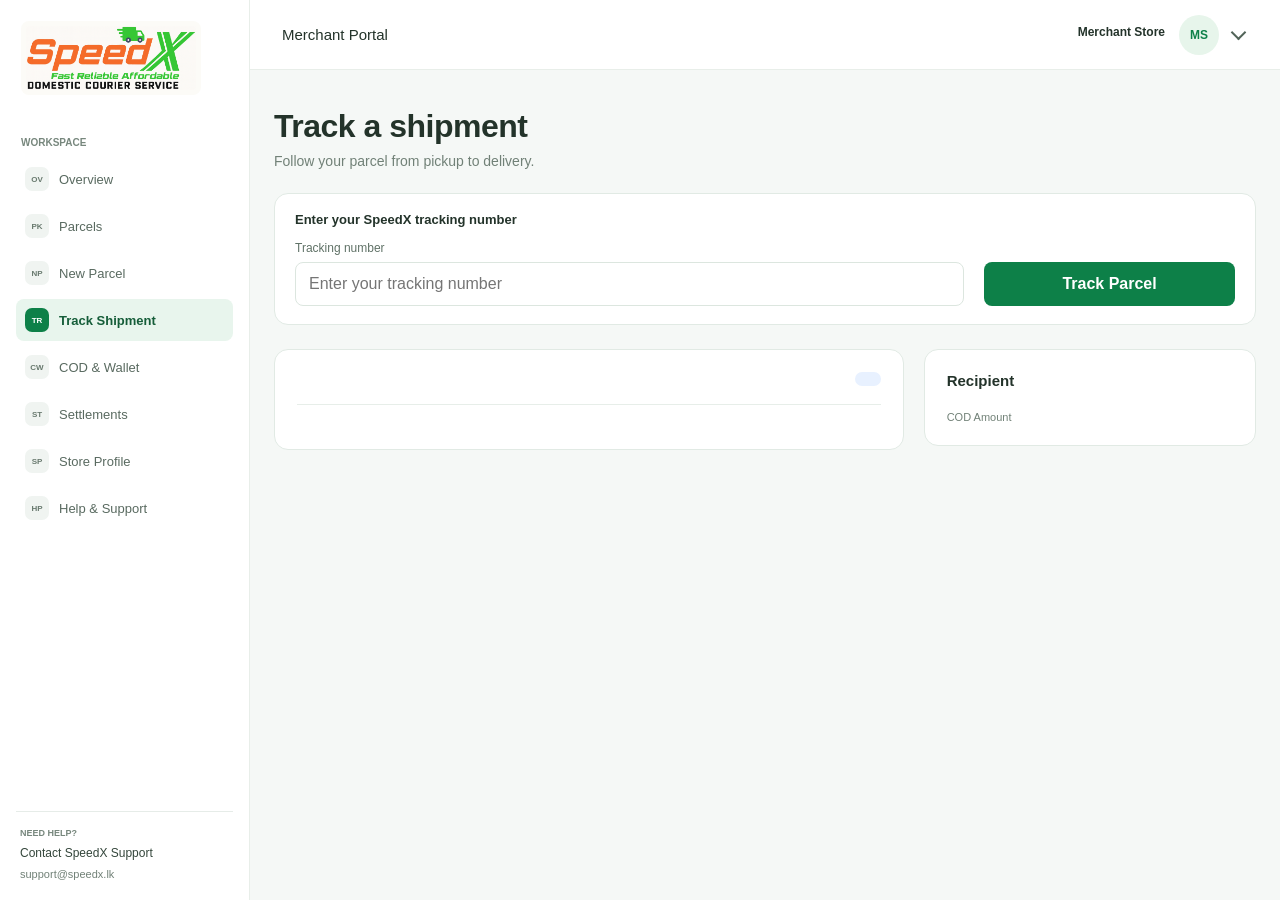
<file: track-shipment.html>
<!DOCTYPE html>
<html lang="en">
<head>
    <meta charset="UTF-8">
    <meta name="viewport" content="width=device-width, initial-scale=1.0">
    <meta name="theme-color" content="#f5f8f6">
    <title>Track a Shipment | SpeedX Merchant Portal</title>
    <link rel="stylesheet" href="dashboard.css?v=20261101-account-menu-2">
    <link rel="stylesheet" href="track-shipment.css">
    <script src="merchant-profile.js?v=20261101-account-menu-2" defer></script>
    <script src="parcel-storage.js" defer></script>
    <script src="track-shipment.js?v=20261101-database" defer></script>
</head>
<body>
    <div class="dashboard-shell">
        <aside class="sidebar" id="sidebar">
            <a class="dashboard-brand" href="dashboard.html" aria-label="SpeedX dashboard">
                <img class="dashboard-brand-logo" src="assets/speedx-merchant-logo.png" alt="SpeedX — Fast, Reliable, Affordable Domestic Courier Service">
            </a>

            <p class="nav-caption">WORKSPACE</p>
            <nav class="main-nav" aria-label="Main navigation">
                <a class="nav-link" href="dashboard.html"><span class="nav-icon">OV</span><span>Overview</span></a>
                <a class="nav-link" href="parcel-list.html"><span class="nav-icon">PK</span><span>Parcels</span></a>
                <a class="nav-link" href="create-parcel.html"><span class="nav-icon">NP</span><span>New Parcel</span></a>
                <a class="nav-link is-active" href="track-shipment.html" aria-current="page"><span class="nav-icon">TR</span><span>Track Shipment</span></a>
                <a class="nav-link" href="cod-wallet.html"><span class="nav-icon">CW</span><span>COD &amp; Wallet</span></a>
                <a class="nav-link" href="settlements.html"><span class="nav-icon">ST</span><span>Settlements</span></a>
                <a class="nav-link" href="store-profile.html"><span class="nav-icon">SP</span><span>Store Profile</span></a>
                <a class="nav-link" href="help-support.html"><span class="nav-icon">HP</span><span>Help &amp; Support</span></a>
            </nav>

            <div class="sidebar-help">
                <span>NEED HELP?</span>
                <a href="mailto:support@speedx.lk">Contact SpeedX Support</a>
                <small>support@speedx.lk</small>
            </div>
        </aside>

        <div class="dashboard-main">
            <header class="topbar">
                <button class="mobile-menu-button" type="button" aria-label="Open navigation" aria-expanded="false">
                    <span></span><span></span><span></span>
                </button>
                <a class="topbar-title tracking-topbar-title" href="dashboard.html">Merchant Portal</a>
                <div class="store-profile">
                    <button class="merchant-account-trigger" type="button" aria-label="Open merchant account menu" aria-haspopup="menu" aria-expanded="false">
                        <span class="store-name">Merchant Store<small></small></span>
                        <span class="store-avatar" aria-hidden="true">MS</span>
                    </button>
                </div>
            </header>

            <main class="tracking-page">
                <header class="page-heading">
                    <h1>Track a shipment</h1>
                    <p>Follow your parcel from pickup to delivery.</p>
                </header>

                <form class="tracking-search" id="tracking-form">
                    <label for="tracking-number">Enter your SpeedX tracking number</label>
                    <div class="tracking-search-fields">
                        <div class="tracking-input-wrap">
                            <label for="tracking-number">Tracking number</label>
                            <input id="tracking-number" name="trackingNumber" type="text" placeholder="Enter your tracking number" autocomplete="off" required>
                        </div>
                        <button type="submit">Track Parcel</button>
                    </div>
                    <p class="tracking-message" id="tracking-message" role="status" aria-live="polite"></p>
                </form>

                <section class="tracking-results" id="tracking-results" aria-live="polite">
                    <article class="tracking-timeline-card">
                        <div class="shipment-heading">
                            <div>
                                <h2 id="shipment-id"></h2>
                                <p id="shipment-route"></p>
                            </div>
                            <span class="shipment-status" id="shipment-status"></span>
                        </div>
                        <ol class="timeline" id="tracking-timeline"></ol>
                    </article>

                    <aside class="recipient-card">
                        <h2>Recipient</h2>
                        <p class="recipient-name" id="recipient-name"></p>
                        <p class="recipient-phone" id="recipient-phone"></p>
                        <p class="recipient-address" id="recipient-address"></p>
                        <div class="cod-row">
                            <span>COD Amount</span>
                            <strong id="recipient-cod"></strong>
                        </div>
                    </aside>
                </section>

            </main>
        </div>
    </div>
</body>
</html>
</file>
<file: dashboard.css>
* {
    box-sizing: border-box;
}

:root {
    color: #23332a;
    background: #f5f8f6;
    font-family: Arial, Helvetica, sans-serif;
    font-synthesis: none;
    text-rendering: optimizeLegibility;
    -webkit-font-smoothing: antialiased;
    -moz-osx-font-smoothing: grayscale;
    font-optical-sizing: auto;
}

body {
    min-width: 320px;
    min-height: 100vh;
    margin: 0;
}

button,
input {
    font: inherit;
}

button,
a {
    -webkit-tap-highlight-color: transparent;
}

.dashboard-shell {
    min-height: 100vh;
}

.sidebar {
    position: fixed;
    z-index: 5;
    inset: 0 auto 0 0;
    display: flex;
    width: 250px;
    flex-direction: column;
    border-right: 1px solid #e8eee9;
    padding: 21px 16px 18px;
    background: #fff;
}

.dashboard-brand {
    display: inline-flex;
    width: fit-content;
    align-items: center;
    margin: 0 0 42px 5px;
    text-decoration: none;
}

.dashboard-brand-logo {
    display: block;
    width: 180px;
    height: auto;
    border: 5px solid #fcfbf7;
    border-radius: 8px;
}

.nav-caption {
    margin: 0 0 10px 5px;
    color: #77877d;
    font-size: 10px;
    font-weight: 700;
}

.main-nav {
    display: grid;
    gap: 5px;
}

.nav-link {
    display: flex;
    min-height: 42px;
    align-items: center;
    gap: 10px;
    border-radius: 8px;
    padding: 0 9px;
    color: #596a60;
    font-size: 13px;
    text-decoration: none;
    transition: background .15s, color .15s;
}

.nav-link:hover,
.nav-link.is-active {
    background: #e8f5ed;
    color: #155d39;
}

.nav-link.is-active {
    font-weight: 700;
}

.nav-icon {
    display: grid;
    width: 24px;
    height: 24px;
    flex: 0 0 auto;
    place-items: center;
    border-radius: 7px;
    background: #f0f4f1;
    color: #68796e;
    font-size: 8px;
    font-weight: 700;
}

.nav-link.is-active .nav-icon {
    background: #0d8048;
    color: #fff;
}

.sidebar-help {
    display: grid;
    gap: 8px;
    margin-top: auto;
    border-top: 1px solid #e6ece8;
    padding: 16px 4px 2px;
}

.sidebar-help span {
    color: #77877d;
    font-size: 9px;
    font-weight: 700;
}

.sidebar-help a {
    color: #34463b;
    font-size: 12px;
    text-decoration: none;
}

.sidebar-help small {
    color: #718177;
    font-size: 11px;
}

.dashboard-main {
    min-height: 100vh;
    margin-left: 250px;
}

.topbar {
    position: sticky;
    z-index: 4;
    top: 0;
    display: flex;
    height: 70px;
    align-items: center;
    justify-content: space-between;
    border-bottom: 1px solid #e8eee9;
    padding: 0 32px;
    background: rgb(255 255 255 / 96%);
    backdrop-filter: blur(10px);
}

.topbar-title {
    font-size: 15px;
}

.store-profile {
    position: relative;
    display: flex;
    align-items: center;
}

.merchant-account-trigger {
    display: flex;
    align-items: center;
    gap: 14px;
    border: 0;
    border-radius: 8px;
    padding: 0;
    background: transparent;
    color: inherit;
    cursor: pointer;
    font: inherit;
    text-align: left;
}

.merchant-account-trigger::after {
    width: 9px;
    height: 9px;
    flex: 0 0 9px;
    margin: 0 4px 5px 0;
    border-right: 2px solid #526459;
    border-bottom: 2px solid #526459;
    content: "";
    transform: rotate(45deg);
    transition: transform .15s ease;
}

.merchant-account-trigger[aria-expanded="true"]::after {
    margin-bottom: -4px;
    transform: rotate(225deg);
}

.merchant-account-trigger:focus-visible {
    border-radius: 8px;
    outline: 3px solid #ffab66;
    outline-offset: 4px;
}

.merchant-account-menu {
    position: absolute;
    z-index: 20;
    top: calc(100% + 12px);
    right: 0;
    min-width: 150px;
    border: 1px solid #e1eae4;
    border-radius: 9px;
    padding: 5px;
    background: #fff;
    box-shadow: 0 8px 24px rgb(35 51 42 / 14%);
}

.merchant-account-menu[hidden] {
    display: none;
}

.merchant-account-menu form {
    margin: 0;
}

.merchant-account-menu button {
    width: 100%;
    border: 0;
    border-radius: 6px;
    padding: 10px 12px;
    background: transparent;
    color: #a12c2c;
    cursor: pointer;
    font: inherit;
    font-size: 13px;
    text-align: left;
}

.merchant-account-menu button:hover,
.merchant-account-menu button:focus-visible {
    outline: none;
    background: #fff0ef;
}

.store-name {
    display: flex;
    flex-direction: column;
    gap: 5px;
    font-size: 12px;
    font-weight: 700;
}

.store-name small {
    color: #7d8b82;
    font-size: 10px;
    font-weight: 400;
}

.store-avatar {
    display: grid;
    width: 40px;
    height: 40px;
    place-items: center;
    border-radius: 50%;
    background: #e7f5eb;
    color: #0d8048;
    font-size: 12px;
    font-weight: 700;
}

.mobile-menu-button {
    display: none;
}

.dashboard-content {
    width: min(100%, 1500px);
    margin: 0 auto;
    padding: 30px 32px 22px;
}

.welcome-row {
    display: flex;
    align-items: center;
    justify-content: space-between;
    gap: 18px;
    margin-bottom: 24px;
}

.welcome-row h1 {
    margin: 0 0 7px;
    font-size: 26px;
    letter-spacing: -.5px;
}

.welcome-row p {
    margin: 0;
    color: #718177;
    font-size: 13px;
}

.primary-button,
.secondary-button {
    display: inline-flex;
    min-height: 42px;
    align-items: center;
    justify-content: center;
    gap: 7px;
    border: 0;
    border-radius: 8px;
    padding: 0 18px;
    cursor: pointer;
    font-size: 12px;
    font-weight: 700;
    text-decoration: none;
    transition: background .15s, color .15s;
}

.primary-button {
    background: #0d8048;
    color: #fff;
}

.primary-button:hover {
    background: #096b3b;
}

.welcome-row > .primary-button {
    min-width: 215px;
}

.stats-grid {
    display: grid;
    grid-template-columns: repeat(4, minmax(0, 1fr));
    gap: 16px;
    margin-bottom: 22px;
}

.stat-card,
.panel {
    border: 1px solid #e2eae4;
    border-radius: 11px;
    background: #fff;
}

.stat-card {
    min-height: 118px;
    padding: 17px 17px 14px;
}

.stat-label {
    display: flex;
    align-items: center;
    justify-content: space-between;
    gap: 7px;
    color: #68796f;
    font-size: 11px;
}

.stat-dot {
    width: 10px;
    height: 10px;
    flex: 0 0 auto;
    border-radius: 50%;
}

.stat-dot.green {
    background: #10864e;
}

.stat-dot.orange {
    background: #ff851f;
}

.stat-dot.blue {
    background: #3472c5;
}

.stat-value {
    display: block;
    margin: 8px 0 7px;
    color: #26372d;
    font-size: 27px;
    letter-spacing: -.5px;
}

.stat-value.currency {
    font-size: clamp(20px, 2vw, 25px);
}

.stat-note {
    font-size: 10px;
    font-weight: 600;
}

.positive {
    color: #13834c;
}

.warning {
    color: #db6c0b;
}

.blue-note {
    color: #3472c5;
}

.analytics-grid {
    display: grid;
    grid-template-columns: minmax(0, 1.65fr) minmax(260px, .9fr);
    gap: 18px;
    margin-bottom: 22px;
}

.panel {
    padding: 17px 18px;
}

.panel-heading {
    display: flex;
    align-items: flex-start;
    justify-content: space-between;
    gap: 14px;
}

.panel-heading h2 {
    margin: 0;
    font-size: 14px;
}

.panel-heading p {
    margin: 6px 0 0;
    color: #7a8980;
    font-size: 11px;
}

.chart-legend {
    display: flex;
    flex-wrap: wrap;
    gap: 14px;
    color: #7a8980;
    font-size: 10px;
}

.chart-legend span {
    display: inline-flex;
    align-items: center;
    gap: 6px;
}

.chart-legend i {
    width: 9px;
    height: 9px;
    border-radius: 50%;
}

.legend-booked {
    background: #10864e;
}

.legend-delivered {
    background: #ff851f;
}

.activity-panel {
    min-height: 246px;
}

.bar-chart {
    display: grid;
    height: 158px;
    grid-template-columns: repeat(7, minmax(0, 1fr));
    align-items: end;
    gap: 12px;
    margin-top: 13px;
    padding: 0 5px;
}

.bar-chart.chart-empty {
    align-items: center;
    justify-items: center;
    color: #718177;
    font-size: 13px;
}

.chart-day {
    display: grid;
    height: 100%;
    grid-template-rows: 1fr 17px;
    justify-items: center;
    align-items: end;
    gap: 7px;
    color: #718177;
    font-size: 10px;
}

.bar-pair {
    display: flex;
    width: 100%;
    height: 100%;
    align-items: end;
    justify-content: center;
    gap: 5px;
}

.bar-pair i {
    display: block;
    width: min(21px, 35%);
    height: var(--bar-height);
    border-radius: 5px 5px 2px 2px;
    background: #10864e;
}

.bar-pair i + i {
    background: #ff851f;
}

.status-panel {
    min-height: 246px;
}

.status-list {
    display: grid;
    gap: 16px;
    margin-top: 22px;
}

.status-item > div {
    display: flex;
    justify-content: space-between;
    margin-bottom: 7px;
    color: #718177;
    font-size: 11px;
}

.status-item strong {
    color: #27382e;
    font-size: 11px;
}

.status-track,
.status-fill {
    display: block;
    height: 5px;
    border-radius: 5px;
}

.status-track {
    background: #f0f4f1;
}

.status-fill.delivered {
    width: 76%;
    background: #10864e;
}

.status-fill.in-transit {
    width: 28%;
    background: #3472c5;
}

.status-fill.pending {
    width: 18%;
    background: #ff851f;
}

.status-fill.returned {
    width: 5%;
    background: #e35151;
}

.recent-panel {
    padding-bottom: 18px;
}

.recent-panel > .panel-heading {
    align-items: center;
    margin-bottom: 17px;
}

.view-all-link {
    color: #0d8048;
    font-size: 11px;
    font-weight: 700;
    text-decoration: none;
}

.view-all-link:hover {
    text-decoration: underline;
}

.parcel-table-wrap {
    overflow-x: auto;
}

.parcel-table {
    width: 100%;
    border-collapse: separate;
    border-spacing: 0 6px;
    color: #718177;
    font-size: 11px;
    text-align: left;
    white-space: nowrap;
}

.parcel-table th {
    height: 34px;
    padding: 0 10px;
    background: #f4f7f5;
    color: #66776c;
    font-size: 9px;
    font-weight: 700;
}

.parcel-table th:first-child {
    border-radius: 6px 0 0 6px;
}

.parcel-table th:last-child {
    border-radius: 0 6px 6px 0;
}

.parcel-table td {
    height: 46px;
    border-top: 1px solid #e6ece8;
    border-bottom: 1px solid #e6ece8;
    padding: 0 10px;
}

.parcel-table td:first-child {
    border-left: 1px solid #e6ece8;
    border-radius: 7px 0 0 7px;
}

.parcel-table td:last-child {
    border-right: 1px solid #e6ece8;
    border-radius: 0 7px 7px 0;
}

.tracking-id {
    color: #304238;
    font-weight: 600;
}

.status-badge {
    display: inline-flex;
    min-width: 88px;
    min-height: 25px;
    align-items: center;
    justify-content: center;
    border-radius: 20px;
    padding: 0 10px;
    font-size: 10px;
    font-weight: 700;
}

.delivered-badge {
    background: #e7f5ed;
    color: #0b8047;
}

.transit-badge {
    background: #e8f0fc;
    color: #3472c5;
}

.pickup-badge {
    background: #fff1e2;
    color: #c36813;
}

.modal-backdrop {
    position: fixed;
    z-index: 10;
    inset: 0;
    display: grid;
    place-items: center;
    padding: 20px;
    background: rgb(15 31 22 / 48%);
}

.modal-backdrop[hidden] {
    display: none;
}

.parcel-modal {
    width: min(100%, 470px);
    border-radius: 14px;
    padding: 24px;
    background: #fff;
    box-shadow: 0 20px 70px rgb(0 0 0 / 20%);
}

.modal-heading {
    display: flex;
    align-items: flex-start;
    justify-content: space-between;
    gap: 16px;
    margin-bottom: 22px;
}

.modal-heading h2 {
    margin: 0 0 7px;
    font-size: 20px;
}

.modal-heading p {
    margin: 0;
    color: #718177;
    font-size: 13px;
}

.modal-close {
    width: 32px;
    height: 32px;
    border: 0;
    border-radius: 7px;
    background: #f2f5f3;
    color: #405248;
    cursor: pointer;
    font-size: 23px;
}

#parcel-form {
    display: grid;
    gap: 16px;
}

#parcel-form label {
    display: grid;
    gap: 7px;
    color: #405248;
    font-size: 13px;
    font-weight: 600;
}

#parcel-form input {
    width: 100%;
    height: 44px;
    border: 1px solid #d5e0d8;
    border-radius: 7px;
    padding: 0 12px;
    outline: none;
}

#parcel-form input:focus {
    border-color: #0d8048;
    box-shadow: 0 0 0 3px rgb(13 128 72 / 12%);
}

.modal-actions {
    display: flex;
    justify-content: flex-end;
    gap: 10px;
    margin-top: 5px;
}

.secondary-button {
    border: 1px solid #dce5df;
    background: #fff;
    color: #42544a;
}

.secondary-button:hover {
    background: #f4f7f5;
}

.primary-button:focus-visible,
.secondary-button:focus-visible,
.modal-close:focus-visible,
.mobile-menu-button:focus-visible,
.nav-link:focus-visible {
    outline: 3px solid #ffab66;
    outline-offset: 2px;
}

@media (min-width: 1600px) {
    .sidebar {
        width: 270px;
    }

    .dashboard-main {
        margin-left: 270px;
    }
}

@media (max-width: 1100px) {
    .sidebar {
        width: 218px;
        padding-right: 12px;
        padding-left: 12px;
    }

    .dashboard-main {
        margin-left: 218px;
    }

    .dashboard-content {
        padding-right: 22px;
        padding-left: 22px;
    }

    .topbar {
        padding-right: 22px;
        padding-left: 22px;
    }

    .stats-grid {
        grid-template-columns: repeat(2, minmax(0, 1fr));
    }

    .analytics-grid {
        grid-template-columns: minmax(0, 1.4fr) minmax(220px, .9fr);
    }
}

@media (max-width: 760px) {
    .sidebar {
        width: 260px;
        transform: translateX(-100%);
        transition: transform .2s ease;
        box-shadow: 10px 0 28px rgb(0 0 0 / 8%);
    }

    .sidebar.is-open {
        transform: translateX(0);
    }

    .dashboard-main {
        margin-left: 0;
    }

    .topbar {
        height: 64px;
        justify-content: flex-start;
        gap: 14px;
        padding: 0 18px;
    }

    .mobile-menu-button {
        display: grid;
        width: 36px;
        height: 36px;
        align-content: center;
        justify-items: center;
        gap: 4px;
        border: 1px solid #e2eae4;
        border-radius: 8px;
        background: #fff;
        cursor: pointer;
    }

    .mobile-menu-button span {
        width: 16px;
        height: 2px;
        border-radius: 2px;
        background: #35473c;
    }

    .store-profile {
        gap: 9px;
        margin-left: auto;
    }

    .store-name {
        font-size: 11px;
    }

    .store-name small {
        font-size: 9px;
    }

    .store-avatar {
        width: 34px;
        height: 34px;
    }

    .dashboard-content {
        padding: 24px 18px;
    }

    .analytics-grid {
        grid-template-columns: 1fr;
    }
}

@media (max-width: 520px) {
    .topbar-title {
        font-size: 13px;
    }

    .store-name {
        max-width: 105px;
        overflow: hidden;
        text-overflow: ellipsis;
        white-space: nowrap;
    }

    .welcome-row {
        align-items: flex-start;
        flex-direction: column;
    }

    .welcome-row h1 {
        font-size: 23px;
    }

    .welcome-row > .primary-button {
        width: 100%;
    }

    .stats-grid {
        gap: 10px;
    }

    .stat-card {
        min-height: 108px;
        padding: 13px 12px;
    }

    .stat-label {
        font-size: 10px;
    }

    .stat-value {
        font-size: 24px;
    }

    .stat-value.currency {
        font-size: 19px;
    }

    .stat-note {
        font-size: 9px;
    }

    .panel {
        padding: 15px 13px;
    }

    .activity-panel,
    .status-panel {
        min-height: 225px;
    }

    .chart-legend {
        gap: 8px;
        font-size: 9px;
    }

    .bar-chart {
        gap: 5px;
        padding: 0;
    }

    .bar-pair {
        gap: 3px;
    }

    .parcel-modal {
        padding: 20px 17px;
    }
}

@media (prefers-reduced-motion: reduce) {
    *,
    *::before,
    *::after {
        scroll-behavior: auto !important;
        transition-duration: .01ms !important;
    }
}
</file>
<file: cod-wallet.css>
* {
    box-sizing: border-box;
}

:root {
    color: #23332a;
    background: #f5f8f6;
    font-family: Arial, Helvetica, sans-serif;
    font-synthesis: none;
    text-rendering: optimizeLegibility;
    -webkit-font-smoothing: antialiased;
    -moz-osx-font-smoothing: grayscale;
}

body {
    min-width: 320px;
    min-height: 100vh;
    margin: 0;
}

button,
a {
    font: inherit;
    -webkit-tap-highlight-color: transparent;
}

.topbar {
    display: flex;
    min-height: 68px;
    align-items: center;
    justify-content: space-between;
    border-bottom: 1px solid #e8eee9;
    padding: 0 26px;
    background: #fff;
}

.portal-link {
    color: #26372d;
    font-size: 15px;
    font-weight: 700;
    text-decoration: none;
}

.store-profile {
    display: flex;
    align-items: center;
    gap: 14px;
}

.store-name {
    display: flex;
    flex-direction: column;
    gap: 4px;
    font-size: 12px;
    font-weight: 700;
}

.store-name small {
    color: #7d8b82;
    font-size: 10px;
    font-weight: 400;
}

.store-avatar {
    display: grid;
    width: 40px;
    height: 40px;
    place-items: center;
    border-radius: 50%;
    background: #e7f5eb;
    color: #0d8048;
    font-size: 12px;
    font-weight: 700;
}

.wallet-content {
    width: min(100% - 48px, 1440px);
    margin: 0 auto;
    padding: 30px 0 36px;
}

.page-heading {
    margin-bottom: 24px;
}

.page-heading h1 {
    margin: 0 0 8px;
    font-size: 26px;
    letter-spacing: -.4px;
    text-transform: none;
}

.page-heading p {
    margin: 0;
    color: #718177;
    font-size: 13px;
}

.balance-grid {
    display: grid;
    grid-template-columns: repeat(4, minmax(0, 1fr));
    gap: 16px;
}

.balance-card {
    min-height: 124px;
    border: 1px solid #e1eae4;
    border-radius: 12px;
    padding: 17px 18px;
    background: #fff;
}

.balance-label {
    display: flex;
    align-items: center;
    justify-content: space-between;
    gap: 10px;
    color: #637368;
    font-size: 11px;
}

.balance-label i {
    width: 10px;
    height: 10px;
    flex: 0 0 auto;
    border-radius: 50%;
    background: #11874c;
}

.balance-transit .balance-label i {
    background: #326bc2;
}

.balance-pending .balance-label i {
    background: #ff851b;
}

.balance-card > strong {
    display: block;
    margin: 10px 0 7px;
    font-size: clamp(20px, 2.2vw, 26px);
    letter-spacing: -.3px;
}

.balance-card > p {
    margin: 0;
    color: #098044;
    font-size: 10px;
}

.balance-transit > p {
    color: #2864bf;
}

.balance-pending > p {
    color: #e87212;
}

.settlement-banner {
    display: flex;
    min-height: 144px;
    align-items: center;
    justify-content: space-between;
    gap: 24px;
    margin-top: 24px;
    border-radius: 13px;
    padding: 24px 30px;
    background: #06472b;
    color: #fff;
}

.settlement-banner > div {
    display: grid;
    gap: 10px;
}

.settlement-banner p {
    margin: 0;
    font-size: 10px;
    font-weight: 700;
}

.settlement-banner strong {
    font-size: 30px;
    letter-spacing: -.4px;
}

.settlement-banner span {
    color: #d2e5d9;
    font-size: 11px;
}

.settlement-button {
    min-width: 200px;
    min-height: 44px;
    border: 0;
    border-radius: 9px;
    padding: 0 16px;
    background: #fff;
    color: #26372d;
    font-size: 12px;
    font-weight: 700;
    cursor: pointer;
}

.settlement-button:hover {
    background: #edf5f0;
}

.transactions-card {
    margin-top: 24px;
    border: 1px solid #e1eae4;
    border-radius: 13px;
    padding: 22px;
    background: #fff;
}

.transactions-card h2 {
    margin: 0 0 17px;
    font-size: 16px;
}

.transactions-table-wrap {
    overflow-x: auto;
}

.transactions-table {
    width: 100%;
    border-collapse: separate;
    border-spacing: 0 6px;
    color: #64746a;
    font-size: 11px;
    text-align: left;
}

.transactions-table th {
    height: 38px;
    padding: 0 12px;
    background: #f3f7f4;
    color: #5e7065;
    font-size: 9px;
    font-weight: 700;
}

.transactions-table th:first-child {
    border-radius: 8px 0 0 8px;
}

.transactions-table th:last-child {
    border-radius: 0 8px 8px 0;
}

.transactions-table td {
    height: 52px;
    border-top: 1px solid #e3ebe5;
    border-bottom: 1px solid #e3ebe5;
    padding: 0 12px;
    white-space: nowrap;
}

.transactions-table td:first-child {
    border-left: 1px solid #e3ebe5;
    border-radius: 8px 0 0 8px;
    color: #26372d;
    font-weight: 700;
}

.transactions-table td:last-child {
    border-right: 1px solid #e3ebe5;
    border-radius: 0 8px 8px 0;
}

.settlement-dialog {
    width: min(100% - 32px, 460px);
    border: 1px solid #e1eae4;
    border-radius: 14px;
    padding: 26px;
    color: #23332a;
    box-shadow: 0 20px 70px rgb(22 46 32 / 22%);
}

.settlement-dialog::backdrop {
    background: rgb(20 35 26 / 45%);
}

.settlement-dialog form {
    position: absolute;
    top: 14px;
    right: 14px;
}

.dialog-close {
    width: 32px;
    height: 32px;
    border: 0;
    border-radius: 50%;
    background: #f1f5f2;
    color: #415349;
    font-size: 22px;
    cursor: pointer;
}

.settlement-dialog h2 {
    margin: 0 36px 8px 0;
    font-size: 20px;
}

.settlement-dialog > p {
    color: #718177;
    font-size: 13px;
    line-height: 1.5;
}

.settlement-dialog dl {
    display: grid;
    gap: 0;
    margin: 22px 0;
}

.settlement-dialog dl div {
    display: flex;
    justify-content: space-between;
    gap: 12px;
    border-bottom: 1px solid #e8eee9;
    padding: 13px 0;
    font-size: 13px;
}

.settlement-dialog dt {
    color: #637368;
}

.settlement-dialog dd {
    margin: 0;
    font-weight: 700;
}

.settlement-dialog .dialog-note {
    margin-bottom: 0;
    font-size: 11px;
}

@media (max-width: 900px) {
    .balance-grid {
        grid-template-columns: repeat(2, minmax(0, 1fr));
    }
}

@media (max-width: 600px) {
    .topbar {
        min-height: 62px;
        padding: 0 16px;
    }

    .store-profile {
        gap: 9px;
    }

    .store-name {
        font-size: 11px;
    }

    .store-name small {
        font-size: 9px;
    }

    .store-avatar {
        width: 34px;
        height: 34px;
    }

    .wallet-content {
        width: min(100% - 32px, 540px);
        padding-top: 24px;
    }

    .page-heading h1 {
        font-size: 23px;
    }

    .balance-grid {
        gap: 10px;
    }

    .balance-card {
        min-height: 118px;
        padding: 14px;
    }

    .balance-label {
        align-items: flex-start;
        font-size: 10px;
    }

    .balance-card > strong {
        font-size: 20px;
    }

    .balance-card > p {
        font-size: 9px;
    }

    .settlement-banner {
        min-height: 0;
        align-items: stretch;
        flex-direction: column;
        gap: 18px;
        padding: 22px;
    }

    .settlement-button {
        width: 100%;
    }

    .transactions-card {
        padding: 18px 14px;
    }

    .transactions-table,
    .transactions-table tbody,
    .transactions-table tr,
    .transactions-table td {
        display: block;
        width: 100%;
    }

    .transactions-table {
        border-spacing: 0;
    }

    .transactions-table thead {
        position: absolute;
        width: 1px;
        height: 1px;
        overflow: hidden;
        clip: rect(0, 0, 0, 0);
        white-space: nowrap;
        clip-path: inset(50%);
    }

    .transactions-table tr {
        display: grid;
        grid-template-columns: repeat(2, minmax(0, 1fr));
        gap: 8px 12px;
        margin-bottom: 10px;
        border: 1px solid #e3ebe5;
        border-radius: 9px;
        padding: 12px;
    }

    .transactions-table td,
    .transactions-table td:first-child,
    .transactions-table td:last-child {
        display: grid;
        height: auto;
        grid-template-columns: 1fr;
        gap: 4px;
        border: 0;
        border-radius: 0;
        padding: 0;
        font-size: 11px;
        white-space: normal;
    }

    .transactions-table td::before {
        color: #718177;
        content: attr(data-label);
        font-size: 9px;
        font-weight: 400;
        text-transform: uppercase;
    }
}
</file>
<file: create-parcel.css>
.topbar-back {
    color: #26372d;
    text-decoration: none;
}

.parcel-content {
    width: min(100%, 1500px);
    margin: 0 auto;
    padding: 27px 32px 32px;
}

.parcel-page-heading {
    margin-bottom: 20px;
}

.back-link {
    display: none;
}

.parcel-page-heading h1 {
    margin: 0 0 7px;
    font-size: 26px;
    letter-spacing: -.5px;
}

.parcel-page-heading p {
    margin: 0 0 12px;
    color: #718177;
    font-size: 13px;
}

.step-badge {
    display: inline-flex;
    min-height: 25px;
    align-items: center;
    border-radius: 20px;
    padding: 0 13px;
    background: #e7f5ed;
    color: #0d8048;
    font-size: 10px;
    font-weight: 700;
    letter-spacing: .3px;
}

.booking-layout {
    display: grid;
    grid-template-columns: minmax(0, 1.8fr) minmax(285px, .95fr);
    align-items: start;
    gap: 20px;
}

.booking-card {
    border: 1px solid #e2eae4;
    border-radius: 11px;
    padding: 21px;
    background: #fff;
}

.recipient-card {
    min-height: 570px;
}

.booking-section + .booking-section {
    margin-top: 21px;
    border-top: 1px solid #e6ece8;
    padding-top: 20px;
}

.booking-section-heading {
    margin-bottom: 17px;
}

.booking-section-heading h2 {
    margin: 0;
    font-size: 15px;
}

.booking-fields {
    display: grid;
    grid-template-columns: repeat(2, minmax(0, 1fr));
    gap: 17px 22px;
}

.booking-field {
    display: grid;
    min-width: 0;
    gap: 7px;
    color: #526459;
    font-size: 11px;
}

.booking-field > span {
    font-weight: 600;
}

.booking-field input,
.booking-field select {
    width: 100%;
    height: 43px;
    min-width: 0;
    border: 1px solid #d5e0d8;
    border-radius: 7px;
    outline: none;
    padding: 0 11px;
    background: #fff;
    color: #26372d;
    font: inherit;
    font-size: 12px;
}

.booking-field input::placeholder,
.booking-field select:invalid {
    color: #829087;
}

.booking-field input:focus,
.booking-field select:focus {
    border-color: #0d8048;
    box-shadow: 0 0 0 3px rgb(13 128 72 / 11%);
}

.field-wide {
    grid-column: 1 / -1;
}

.booking-side {
    display: grid;
    gap: 18px;
}

.cod-card {
    padding: 21px;
}

.cod-card .booking-section-heading {
    margin-bottom: 19px;
}

.cod-fields {
    grid-template-columns: 1fr;
    gap: 17px;
}

.currency-input {
    position: relative;
}

.currency-input > span {
    position: absolute;
    top: 50%;
    left: 12px;
    transform: translateY(-50%);
    color: #33463a;
    font-size: 12px;
}

.currency-input input {
    padding-left: 37px;
}

.payout-summary {
    display: grid;
    gap: 7px;
    margin-top: 17px;
    border-top: 1px solid #e6ece8;
    padding-top: 17px;
}

.payout-summary > span {
    color: #68796f;
    font-size: 11px;
}

.payout-summary strong {
    color: #0d8048;
    font-size: 24px;
}

.payout-summary small {
    color: #78877e;
    font-size: 10px;
}

.booking-actions {
    display: grid;
    grid-template-columns: minmax(105px, .85fr) minmax(0, 1.4fr);
    gap: 10px;
}

.booking-actions .primary-button,
.booking-actions .secondary-button {
    min-width: 0;
    min-height: 48px;
    padding: 0 12px;
    font-size: 11px;
    white-space: nowrap;
}

.secondary-button {
    border: 1px solid #dce5df;
    background: #fff;
    color: #42544a;
}

.secondary-button:hover {
    background: #f4f7f5;
}

.booking-hint,
.booking-message,
.parcel-note {
    margin: -7px 0 0;
    color: #78877e;
    font-size: 10px;
    line-height: 1.5;
}

.booking-message {
    margin: -8px 0 0;
    color: #17653e;
    font-weight: 600;
}

.booking-message:empty {
    display: none;
}

.parcel-note {
    margin: 15px 0 0;
    text-align: center;
}

.primary-button:focus-visible,
.secondary-button:focus-visible,
.mobile-menu-button:focus-visible,
.nav-link:focus-visible,
.back-link:focus-visible {
    outline: 3px solid #ffab66;
    outline-offset: 2px;
}

@media (max-width: 1100px) {
    .parcel-content {
        padding-right: 22px;
        padding-left: 22px;
    }

    .booking-layout {
        grid-template-columns: minmax(0, 1.5fr) minmax(260px, .9fr);
        gap: 15px;
    }

    .booking-card,
    .cod-card {
        padding: 17px;
    }

    .booking-fields {
        gap: 15px;
    }

    .booking-actions {
        grid-template-columns: 1fr;
    }
}

@media (max-width: 760px) {
    .parcel-content {
        padding: 23px 18px;
    }

    .booking-layout {
        grid-template-columns: 1fr;
    }

    .recipient-card {
        min-height: 0;
    }

    .booking-side {
        grid-template-columns: minmax(0, 1fr) minmax(250px, .85fr);
        align-items: start;
    }

    .booking-actions {
        grid-template-columns: 1fr;
    }

    .booking-hint,
    .booking-message {
        grid-column: 1 / -1;
    }
}

@media (max-width: 520px) {
    .parcel-content {
        padding: 19px 14px 26px;
    }

    .parcel-page-heading h1 {
        font-size: 23px;
    }

    .back-link {
        display: inline-block;
        margin-bottom: 12px;
        color: #0d8048;
        font-size: 12px;
        font-weight: 700;
        text-decoration: none;
    }

    .booking-card,
    .cod-card {
        padding: 17px 15px;
    }

    .booking-fields {
        grid-template-columns: 1fr;
        gap: 14px;
    }

    .field-wide {
        grid-column: auto;
    }

    .booking-side {
        grid-template-columns: 1fr;
    }

    .booking-actions {
        grid-template-columns: repeat(2, minmax(0, 1fr));
    }

    .booking-actions .primary-button,
    .booking-actions .secondary-button {
        min-height: 45px;
        padding: 0 8px;
        font-size: 10px;
    }
}
</file>
<file: help-support.css>
.help-portal-link {
    color: #23332a;
    text-decoration: none;
}

.help-portal-link:hover {
    color: #0d8048;
}

.help-content {
    width: min(100%, 1320px);
    margin: 0 auto;
    padding: 32px;
}

.help-heading {
    margin-bottom: 24px;
}

.help-eyebrow {
    margin: 0 0 8px;
    color: #0d8048;
    font-size: 11px;
    font-weight: 700;
    letter-spacing: 1.1px;
}

.help-heading h1 {
    margin: 0 0 8px;
    color: #23332a;
    font-size: clamp(27px, 3vw, 34px);
    letter-spacing: -.7px;
}

.help-heading > p:last-child {
    margin: 0;
    color: #596a60;
    font-size: 15px;
    line-height: 1.5;
}

.support-contacts {
    display: grid;
    grid-template-columns: repeat(3, minmax(0, 1fr));
    gap: 16px;
    margin-bottom: 22px;
}

.support-contact {
    display: flex;
    min-height: 130px;
    flex-direction: column;
    align-items: flex-start;
    justify-content: center;
    gap: 9px;
    border: 1px solid transparent;
    border-radius: 12px;
    padding: 17px 19px;
    color: #23332a;
    text-decoration: none;
    transition: transform .15s, box-shadow .15s;
}

.support-contact:hover {
    transform: translateY(-2px);
    box-shadow: 0 8px 20px rgb(34 58 43 / 8%);
}

.whatsapp-contact {
    border-color: #d7eddf;
    background: #eaf7ee;
}

.email-contact {
    border-color: #e5ebe7;
    background: #fff;
}

.hotline-contact {
    border-color: #f2e3cd;
    background: #fff5e9;
}

.contact-label {
    display: inline-flex;
    align-items: center;
    gap: 9px;
    color: #33473b;
    font-size: 13px;
    font-weight: 700;
}

.hotline-contact .contact-label {
    color: #8d4b0d;
}

.contact-icon {
    display: grid;
    width: 28px;
    height: 28px;
    place-items: center;
    border-radius: 8px;
    background: rgb(255 255 255 / 75%);
    color: #0d8048;
    font-size: 10px;
    font-weight: 700;
}

.hotline-contact .contact-icon {
    color: #a45b12;
}

.support-contact strong {
    color: #23332a;
    font-size: 17px;
}

.support-contact small {
    color: #586a5f;
    font-size: 12px;
}

.help-main-grid {
    display: grid;
    grid-template-columns: minmax(0, 1.35fr) minmax(300px, .9fr);
    align-items: stretch;
    gap: 18px;
}

.support-form-card,
.quick-help-card {
    border: 1px solid #e1e9e3;
    border-radius: 13px;
    padding: 22px;
    background: #fff;
    box-shadow: 0 6px 22px rgb(34 58 43 / 3%);
}

.help-card-heading {
    display: flex;
    align-items: center;
    gap: 12px;
    margin-bottom: 20px;
}

.help-card-icon {
    display: grid;
    width: 40px;
    height: 40px;
    flex: 0 0 auto;
    place-items: center;
    border-radius: 11px;
    background: #eaf7ee;
    color: #0d8048;
    font-size: 16px;
    font-weight: 700;
}

.quick-help-icon {
    background: #f1f5f2;
    color: #45594c;
    font-size: 10px;
}

.help-card-heading h2 {
    margin: 0 0 5px;
    color: #23332a;
    font-size: 17px;
}

.help-card-heading p {
    margin: 0;
    color: #617268;
    font-size: 12px;
    line-height: 1.5;
}

#support-ticket-form {
    display: grid;
    gap: 15px;
}

#support-ticket-form label {
    display: grid;
    gap: 7px;
    color: #35473c;
    font-size: 13px;
    font-weight: 600;
}

.optional-label {
    color: #718177;
    font-size: 11px;
    font-weight: 400;
}

#support-ticket-form input,
#support-ticket-form select,
#support-ticket-form textarea {
    width: 100%;
    min-height: 44px;
    border: 1px solid #d6e0d9;
    border-radius: 8px;
    padding: 10px 12px;
    background: #fff;
    color: #23332a;
    font-size: 14px;
}

#support-ticket-form textarea {
    min-height: 112px;
    resize: vertical;
    line-height: 1.5;
}

#support-ticket-form input::placeholder,
#support-ticket-form textarea::placeholder {
    color: #75847a;
    opacity: 1;
}

#support-ticket-form input:focus,
#support-ticket-form select:focus,
#support-ticket-form textarea:focus {
    border-color: #0d8048;
    outline: none;
    box-shadow: 0 0 0 3px rgb(13 128 72 / 11%);
}

.support-form-footer {
    display: flex;
    align-items: center;
    justify-content: space-between;
    gap: 14px;
    margin-top: 2px;
}

.support-form-footer .primary-button {
    min-height: 44px;
    gap: 10px;
    border-radius: 8px;
    font-size: 13px;
}

#support-form-status {
    margin: 0;
    color: #a43d2d;
    font-size: 12px;
}

.form-privacy-note {
    margin: -7px 0 0;
    color: #617268;
    font-size: 11px;
    line-height: 1.5;
}

.faq-list details {
    border-bottom: 1px solid #e8eee9;
}

.faq-list summary {
    position: relative;
    padding: 16px 27px 16px 0;
    color: #2e4035;
    cursor: pointer;
    font-size: 14px;
    font-weight: 600;
    line-height: 1.45;
    list-style: none;
}

.faq-list summary::-webkit-details-marker {
    display: none;
}

.faq-list summary::after {
    position: absolute;
    top: 50%;
    right: 3px;
    color: #0d8048;
    content: "+";
    font-size: 21px;
    font-weight: 400;
    transform: translateY(-52%);
}

.faq-list details[open] summary::after {
    content: "−";
}

.faq-list summary:focus-visible,
.support-contact:focus-visible {
    outline: 3px solid #ffab66;
    outline-offset: 3px;
}

.faq-list details p {
    margin: -4px 0 16px;
    color: #56675d;
    font-size: 13px;
    line-height: 1.65;
}

.faq-list details a {
    color: #096b3b;
    font-weight: 700;
}

.faq-contact-note {
    display: flex;
    align-items: flex-start;
    gap: 10px;
    margin-top: 20px;
    border: 1px solid #e4eee7;
    border-radius: 9px;
    padding: 12px;
    background: #f7faf8;
}

.faq-contact-note > span {
    display: grid;
    width: 22px;
    height: 22px;
    flex: 0 0 auto;
    place-items: center;
    border-radius: 50%;
    background: #e4f2e8;
    color: #0d8048;
    font-size: 12px;
    font-weight: 700;
}

.faq-contact-note p {
    margin: 1px 0 0;
    color: #4e6055;
    font-size: 12px;
    line-height: 1.5;
}

@media (max-width: 1000px) {
    .help-content {
        padding: 28px 22px;
    }

    .help-main-grid {
        grid-template-columns: minmax(0, 1.15fr) minmax(280px, .85fr);
        gap: 14px;
    }

    .support-form-card,
    .quick-help-card {
        padding: 18px;
    }
}

@media (max-width: 760px) {
    .help-content {
        padding: 24px 18px 32px;
    }

    .support-contacts {
        grid-template-columns: 1fr;
        gap: 10px;
    }

    .support-contact {
        min-height: 105px;
    }

    .help-main-grid {
        grid-template-columns: 1fr;
    }
}

@media (max-width: 520px) {
    .help-content {
        padding: 22px 14px 28px;
    }

    .help-heading {
        margin-bottom: 19px;
    }

    .help-heading > p:last-child {
        font-size: 14px;
    }

    .support-form-card,
    .quick-help-card {
        padding: 17px 15px;
    }

    .support-form-footer {
        align-items: stretch;
        flex-direction: column;
    }

    .support-form-footer .primary-button {
        width: 100%;
    }
}
</file>
<file: parcel-list.css>
.parcel-topbar-title {
    color: #26372d;
    text-decoration: none;
}

.parcel-list-content {
    width: min(100%, 1500px);
    min-height: calc(100vh - 70px);
    margin: 0 auto;
    padding: 28px 32px 32px;
    background: #f5f8f6;
}

.parcel-list-heading {
    display: flex;
    align-items: center;
    justify-content: space-between;
    gap: 18px;
    margin-bottom: 20px;
}

.parcel-list-heading h1 {
    margin: 0 0 7px;
    font-size: 25px;
    letter-spacing: -.4px;
}

.parcel-list-heading p {
    margin: 0;
    color: #718177;
    font-size: 13px;
}

.parcel-list-heading .primary-button {
    min-width: 175px;
}

.filter-card {
    display: grid;
    grid-template-columns: minmax(190px, 1fr) 150px 150px 150px;
    align-items: end;
    gap: 13px;
    margin-bottom: 18px;
    border: 1px solid #e2eae4;
    border-radius: 11px;
    padding: 13px 15px;
    background: #fff;
}

.search-field,
.filter-select {
    display: grid;
    min-width: 0;
    gap: 6px;
}

.search-field > span {
    color: #53645a;
    font-size: 11px;
}

.search-field input,
.filter-select select {
    width: 100%;
    height: 39px;
    min-width: 0;
    border: 1px solid #dce5df;
    border-radius: 7px;
    outline: none;
    padding: 0 10px;
    background: #fff;
    color: #405248;
    font: inherit;
    font-size: 12px;
}

.search-field input::placeholder {
    color: #89978e;
}

.search-field input:focus,
.filter-select select:focus {
    border-color: #0d8048;
    box-shadow: 0 0 0 3px rgb(13 128 72 / 10%);
}

.visually-hidden {
    position: absolute;
    width: 1px;
    height: 1px;
    overflow: hidden;
    clip: rect(0, 0, 0, 0);
    white-space: nowrap;
    clip-path: inset(50%);
}

.secondary-button {
    min-height: 39px;
    border: 1px solid #dce5df;
    border-radius: 7px;
    padding: 0 12px;
    background: #fff;
    color: #34463b;
    cursor: pointer;
    font-size: 12px;
    font-weight: 700;
}

.secondary-button:hover {
    background: #f4f7f5;
}

.parcel-list-card {
    display: flex;
    min-height: 470px;
    flex-direction: column;
    border: 1px solid #e2eae4;
    border-radius: 11px;
    padding: 18px 17px 14px;
    background: #fff;
}

.parcel-list-card-heading {
    display: flex;
    align-items: center;
    justify-content: space-between;
    margin-bottom: 14px;
}

.parcel-list-card-heading h2 {
    margin: 0;
    font-size: 14px;
}

.export-button {
    border: 0;
    padding: 7px 3px;
    background: transparent;
    color: #0d8048;
    cursor: pointer;
    font: inherit;
    font-size: 11px;
    font-weight: 700;
}

.export-button:hover {
    text-decoration: underline;
}

.parcel-list-table-wrap {
    width: 100%;
    overflow-x: auto;
}

.parcel-list-table {
    width: 100%;
    border-collapse: separate;
    border-spacing: 0 5px;
    color: #718177;
    font-size: 11px;
    text-align: left;
    white-space: nowrap;
}

.parcel-list-table th {
    height: 34px;
    padding: 0 10px;
    background: #f4f7f5;
    color: #53645a;
    font-size: 9px;
    font-weight: 700;
}

.parcel-list-table th:first-child {
    border-radius: 6px 0 0 6px;
}

.parcel-list-table th:last-child {
    border-radius: 0 6px 6px 0;
}

.parcel-list-table td {
    height: 49px;
    border-top: 1px solid #e5ece7;
    border-bottom: 1px solid #e5ece7;
    padding: 0 10px;
}

.parcel-list-table td:first-child {
    border-left: 1px solid #e5ece7;
    border-radius: 7px 0 0 7px;
}

.parcel-list-table td:last-child {
    border-right: 1px solid #e5ece7;
    border-radius: 0 7px 7px 0;
}

.parcel-list-tracking {
    color: #26372d;
    font-weight: 700;
}

.parcel-list-status {
    display: inline-flex;
    min-width: 88px;
    min-height: 25px;
    align-items: center;
    justify-content: center;
    border-radius: 20px;
    padding: 0 10px;
    font-size: 10px;
    font-weight: 700;
}

.parcel-list-status.status-delivered {
    background: #e7f5ed;
    color: #0b8047;
}

.parcel-list-status.status-transit {
    background: #e8f0fc;
    color: #3472c5;
}

.parcel-list-status.status-pending {
    background: #fff1e2;
    color: #c36813;
}

.parcel-list-status.status-returned {
    background: #ffebeb;
    color: #c34242;
}

.empty-parcels {
    margin: 25px 0;
    color: #718177;
    font-size: 13px;
    text-align: center;
}

.parcel-list-footer {
    display: flex;
    align-items: center;
    justify-content: space-between;
    gap: 15px;
    margin-top: auto;
    padding-top: 18px;
}

.parcel-list-footer > p {
    margin: 0;
    color: #718177;
    font-size: 11px;
}

.pagination {
    display: flex;
    flex-wrap: wrap;
    justify-content: flex-end;
    gap: 4px;
}

.page-button {
    display: inline-grid;
    min-width: 29px;
    height: 29px;
    place-items: center;
    border: 1px solid transparent;
    border-radius: 6px;
    padding: 0 6px;
    background: transparent;
    color: #53645a;
    cursor: pointer;
    font: inherit;
    font-size: 11px;
}

.page-button:hover:not(:disabled),
.page-button.is-current {
    border-color: #dce8df;
    background: #edf5ef;
    color: #0d8048;
}

.page-button:disabled {
    color: #a7b2aa;
    cursor: default;
}

.pagination-ellipsis {
    display: inline-grid;
    min-width: 18px;
    place-items: center;
    color: #718177;
    font-size: 11px;
}

.apply-filters-button:focus-visible,
.export-button:focus-visible,
.page-button:focus-visible {
    outline: 3px solid #ffab66;
    outline-offset: 2px;
}

@media (max-width: 1100px) {
    .parcel-list-content {
        padding-right: 22px;
        padding-left: 22px;
    }

    .filter-card {
        grid-template-columns: minmax(180px, 1fr) 145px 145px;
    }

    .apply-filters-button {
        grid-column: 1 / -1;
    }
}

@media (max-width: 760px) {
    .parcel-list-content {
        padding: 23px 18px;
    }
}

@media (max-width: 560px) {
    .parcel-list-content {
        padding: 20px 14px 28px;
    }

    .parcel-list-heading {
        align-items: flex-start;
        flex-direction: column;
    }

    .parcel-list-heading h1 {
        font-size: 23px;
    }

    .parcel-list-heading .primary-button {
        width: 100%;
    }

    .filter-card {
        grid-template-columns: repeat(2, minmax(0, 1fr));
        gap: 11px;
        padding: 13px;
    }

    .search-field,
    .apply-filters-button {
        grid-column: 1 / -1;
    }

    .parcel-list-card {
        min-height: 420px;
        padding: 15px 11px;
    }

    .parcel-list-footer {
        align-items: flex-start;
        flex-direction: column;
    }

    .pagination {
        justify-content: flex-start;
    }
}
</file>
<file: settlements.css>
* {
    box-sizing: border-box;
}

:root {
    color: #23332a;
    background: #f5f8f6;
    font-family: Arial, Helvetica, sans-serif;
    font-synthesis: none;
    text-rendering: optimizeLegibility;
    -webkit-font-smoothing: antialiased;
    -moz-osx-font-smoothing: grayscale;
}

body {
    min-width: 320px;
    min-height: 100vh;
    margin: 0;
}

.settlements-portal-link {
    color: #23332a;
    font-size: 15px;
    font-weight: 700;
    text-decoration: none;
}

.settlements-content {
    width: min(100%, 1500px);
    margin: 0 auto;
    padding: 30px 32px 36px;
}

.page-heading {
    margin-bottom: 24px;
}

.page-heading h1 {
    margin: 0 0 8px;
    font-size: 26px;
    letter-spacing: -.4px;
    text-transform: none;
}

.page-heading p {
    margin: 0;
    color: #718177;
    font-size: 13px;
}

.settlement-summary {
    display: grid;
    grid-template-columns: repeat(4, minmax(0, 1fr));
    gap: 16px;
}

.summary-card {
    min-width: 0;
    min-height: 124px;
    border: 1px solid #e1eae4;
    border-radius: 12px;
    padding: 17px 18px;
    background: #fff;
}

.summary-label {
    display: flex;
    align-items: center;
    justify-content: space-between;
    gap: 10px;
    color: #637368;
    font-size: 11px;
}

.indicator {
    width: 10px;
    height: 10px;
    flex: 0 0 auto;
    border-radius: 50%;
}

.indicator-green {
    background: #11874c;
}

.indicator-orange {
    background: #ff851b;
}

.indicator-blue {
    background: #326bc2;
}

.summary-card > strong {
    display: block;
    overflow-wrap: anywhere;
    margin: 10px 0 7px;
    font-size: clamp(20px, 2.2vw, 26px);
    letter-spacing: -.3px;
}

.summary-card > p {
    margin: 0;
    color: #098044;
    font-size: 10px;
}

.summary-card > .text-orange {
    color: #e87212;
}

.summary-card > .text-blue {
    color: #2864bf;
}

.settlement-records {
    min-height: 500px;
    margin-top: 24px;
    border: 1px solid #e1eae4;
    border-radius: 13px;
    padding: 22px;
    background: #fff;
}

.settlement-records h2 {
    margin: 0 0 17px;
    font-size: 16px;
}

.records-table-wrap {
    overflow-x: auto;
}

.records-table {
    width: 100%;
    border-collapse: separate;
    border-spacing: 0 6px;
    color: #64746a;
    font-size: 11px;
    text-align: left;
}

.records-table th {
    height: 38px;
    padding: 0 12px;
    background: #f3f7f4;
    color: #5e7065;
    font-size: 9px;
    font-weight: 700;
    white-space: nowrap;
}

.records-table th:first-child {
    border-radius: 8px 0 0 8px;
}

.records-table th:last-child {
    border-radius: 0 8px 8px 0;
}

.records-table td {
    height: 68px;
    border-top: 1px solid #e3ebe5;
    border-bottom: 1px solid #e3ebe5;
    padding: 0 12px;
    white-space: nowrap;
}

.records-table td:first-child {
    border-left: 1px solid #e3ebe5;
    border-radius: 8px 0 0 8px;
    color: #26372d;
    font-weight: 700;
}

.records-table td:last-child {
    border-right: 1px solid #e3ebe5;
    border-radius: 0 8px 8px 0;
}

@media (max-width: 1050px) {
    .settlement-summary {
        grid-template-columns: repeat(2, minmax(0, 1fr));
    }

    .settlement-records {
        min-height: 420px;
    }
}

@media (max-width: 760px) {
    .settlements-content {
        padding: 24px 18px 30px;
    }
}

@media (max-width: 520px) {
    .settlement-summary {
        gap: 10px;
    }

    .summary-card {
        min-height: 112px;
        padding: 14px;
    }

    .summary-label {
        font-size: 10px;
    }

    .summary-card > strong {
        font-size: 19px;
    }

    .summary-card > p {
        font-size: 9px;
    }

    .settlement-records {
        min-height: auto;
        padding: 18px 14px;
    }

    .records-table,
    .records-table tbody,
    .records-table tr,
    .records-table td {
        display: block;
        width: 100%;
    }

    .records-table {
        border-spacing: 0;
    }

    .records-table thead {
        position: absolute;
        width: 1px;
        height: 1px;
        overflow: hidden;
        clip: rect(0, 0, 0, 0);
        white-space: nowrap;
        clip-path: inset(50%);
    }

    .records-table tr {
        display: grid;
        grid-template-columns: repeat(2, minmax(0, 1fr));
        gap: 10px 14px;
        margin-bottom: 10px;
        border: 1px solid #e3ebe5;
        border-radius: 9px;
        padding: 12px;
    }

    .records-table td,
    .records-table td:first-child,
    .records-table td:last-child {
        display: grid;
        height: auto;
        grid-template-columns: 1fr;
        gap: 5px;
        border: 0;
        border-radius: 0;
        padding: 0;
        font-size: 11px;
        white-space: normal;
    }

    .records-table td::before {
        color: #718177;
        content: attr(data-label);
        font-size: 9px;
        font-weight: 400;
        text-transform: uppercase;
    }
}
</file>
<file: store-profile.css>
.topbar-title {
    color: #23332a;
    text-decoration: none;
}

.topbar-title:hover {
    color: #0d8048;
}

.store-profile-content {
    width: min(100%, 1260px);
    margin: 0 auto;
    padding: 28px 32px 38px;
}

.profile-breadcrumbs {
    display: flex;
    align-items: center;
    gap: 9px;
    margin-bottom: 20px;
    color: #68786e;
    font-size: 12px;
}

.profile-breadcrumbs a {
    color: #526359;
    font-weight: 600;
    text-decoration: none;
}

.profile-breadcrumbs a:hover {
    color: #0d8048;
}

.profile-page-heading {
    display: flex;
    align-items: flex-end;
    justify-content: space-between;
    gap: 20px;
    margin-bottom: 24px;
}

.profile-eyebrow {
    margin: 0 0 8px;
    color: #0d8048;
    font-size: 11px;
    font-weight: 700;
    letter-spacing: 1.15px;
}

.profile-page-heading h1 {
    margin: 0 0 7px;
    color: #23332a;
    font-size: clamp(27px, 3vw, 34px);
    letter-spacing: -.7px;
}

.profile-page-heading > div > p:last-child {
    margin: 0;
    color: #596a60;
    font-size: 15px;
    line-height: 1.5;
}

.profile-account-status {
    display: inline-flex;
    min-height: 34px;
    flex: 0 0 auto;
    align-items: center;
    gap: 8px;
    border: 1px solid #dcefe3;
    border-radius: 20px;
    padding: 0 12px;
    background: #f3faf5;
    color: #187447;
    font-size: 12px;
    font-weight: 600;
}

.profile-account-status i {
    width: 7px;
    height: 7px;
    border-radius: 50%;
    background: #13a05b;
    box-shadow: 0 0 0 3px #def3e6;
}

.profile-section-nav {
    position: sticky;
    z-index: 3;
    top: 70px;
    display: flex;
    gap: 5px;
    overflow-x: auto;
    margin-bottom: 14px;
    border: 1px solid #e3ebe5;
    border-radius: 11px;
    padding: 5px;
    background: rgb(255 255 255 / 96%);
    box-shadow: 0 4px 14px rgb(34 58 43 / 3%);
    scrollbar-width: none;
    backdrop-filter: blur(10px);
}

.profile-section-nav::-webkit-scrollbar {
    display: none;
}

.profile-section-nav a {
    display: inline-flex;
    min-height: 38px;
    flex: 0 0 auto;
    align-items: center;
    gap: 8px;
    border-radius: 7px;
    padding: 0 12px;
    color: #4f6156;
    font-size: 13px;
    font-weight: 600;
    text-decoration: none;
    transition: background .15s, color .15s;
}

.profile-section-nav a:hover,
.profile-section-nav a.is-active {
    background: #eaf6ee;
    color: #12683d;
}

.profile-section-nav a span {
    color: #63736a;
    font-size: 10px;
    font-weight: 700;
}

.profile-section-nav a.is-active span {
    color: #0d8048;
}

.profile-card {
    overflow: hidden;
    border: 1px solid #e3ebe5;
    border-radius: 14px;
    background: #fff;
    box-shadow: 0 8px 26px rgb(34 58 43 / 4%);
}

.merchant-summary {
    display: flex;
    min-height: 104px;
    align-items: center;
    gap: 15px;
    border-bottom: 1px solid #edf1ee;
    padding: 20px 24px;
    background: linear-gradient(110deg, #fff 58%, #f7fbf8);
}

.merchant-avatar {
    display: grid;
    width: 56px;
    height: 56px;
    flex: 0 0 auto;
    place-items: center;
    border: 1px solid #dff0e5;
    border-radius: 15px;
    background: #eaf7ee;
    color: #0d8048;
    font-size: 15px;
    font-weight: 700;
}

.merchant-summary-copy {
    min-width: 0;
}

.merchant-summary h2 {
    margin: 0 0 5px;
    color: #23332a;
    font-size: 17px;
}

.merchant-summary-copy > p {
    margin: 0 0 7px;
    color: #596a60;
    font-size: 12px;
}

.merchant-summary-copy > p strong {
    color: #56675d;
    font-weight: 600;
}

.verified-badge {
    display: inline-flex;
    min-height: 19px;
    align-items: center;
    border: 1px solid #e0f0e5;
    border-radius: 12px;
    padding: 0 9px;
    background: #f2faf4;
    color: #187447;
    font-size: 10px;
    font-weight: 700;
    letter-spacing: .25px;
}

.profile-completion {
    display: flex;
    align-items: center;
    gap: 9px;
    margin-left: auto;
    color: #596a60;
    font-size: 11px;
}

.profile-completion strong {
    display: grid;
    width: 34px;
    height: 34px;
    place-items: center;
    border-radius: 10px;
    background: #f1f5f2;
    color: #35473c;
    font-size: 13px;
}

#store-profile-form {
    padding: 0 24px;
}

.profile-section {
    scroll-margin-top: 132px;
    border-bottom: 1px solid #edf1ee;
    padding: 22px 0 24px;
}

.profile-section-heading {
    display: flex;
    align-items: center;
    gap: 11px;
    margin-bottom: 18px;
}

.section-icon {
    display: grid;
    width: 34px;
    height: 34px;
    flex: 0 0 auto;
    place-items: center;
    border: 1px solid #e8eee9;
    border-radius: 10px;
    background: #f6f8f6;
    color: #527060;
    font-size: 10px;
    font-weight: 700;
}

.profile-section-heading h3 {
    margin: 0 0 4px;
    color: #293a30;
    font-size: 15px;
}

.profile-section-heading p {
    margin: 0;
    color: #5f7066;
    font-size: 12px;
    line-height: 1.45;
}

.profile-field-grid {
    display: grid;
    grid-template-columns: repeat(3, minmax(0, 1fr));
    gap: 16px 20px;
    padding-left: 45px;
}

.profile-field-grid label {
    display: grid;
    min-width: 0;
    gap: 7px;
    color: #405248;
    font-size: 12px;
    font-weight: 600;
}

.profile-field-grid input,
.profile-field-grid select {
    width: 100%;
    height: 40px;
    min-width: 0;
    border: 1px solid #dfe7e1;
    border-radius: 8px;
    padding: 0 11px;
    background: #fbfcfb;
    color: #23332a;
    font-size: 14px;
    font-weight: 400;
    transition: border-color .15s, background .15s, box-shadow .15s;
}

.profile-field-grid input:hover,
.profile-field-grid select:hover {
    border-color: #cbd9ce;
    background: #fff;
}

.profile-field-grid input:focus,
.profile-field-grid select:focus {
    border-color: #0d8048;
    outline: none;
    background: #fff;
    box-shadow: 0 0 0 3px rgb(13 128 72 / 10%);
}

.profile-form-actions {
    display: flex;
    min-height: 72px;
    align-items: center;
    justify-content: space-between;
    gap: 16px;
}

.profile-save-hint {
    margin: 0;
    color: #596a60;
    font-size: 12px;
}

.profile-save-controls {
    display: flex;
    align-items: center;
    gap: 14px;
}

#save-profile-button:disabled {
    cursor: default;
    background: #a7b9ad;
    box-shadow: none;
}

#profile-save-status {
    margin: 0;
    color: #0d8048;
    font-size: 12px;
}

.profile-form-actions .primary-button {
    min-width: 148px;
    min-height: 40px;
    border-radius: 8px;
    font-size: 13px;
    box-shadow: 0 3px 8px rgb(13 128 72 / 15%);
}

.profile-form-actions .primary-button span {
    font-size: 13px;
}

.profile-form-actions .primary-button:focus-visible,
.profile-field-grid input:focus-visible,
.profile-field-grid select:focus-visible,
.profile-breadcrumbs a:focus-visible,
.profile-section-nav a:focus-visible {
    outline: 3px solid #ffab66;
    outline-offset: 3px;
}

@media (max-width: 1100px) {
    .store-profile-content {
        padding-right: 22px;
        padding-left: 22px;
    }

    .profile-field-grid {
        gap: 16px;
        padding-left: 0;
    }
}

@media (max-width: 760px) {
    .profile-section-nav {
        top: 64px;
    }

    .store-profile-content {
        padding: 22px 18px 30px;
    }

    .profile-page-heading {
        align-items: flex-start;
        flex-direction: column;
        gap: 14px;
    }

    .merchant-summary {
        padding-right: 18px;
        padding-left: 18px;
    }

    .profile-completion {
        gap: 6px;
    }

    #store-profile-form {
        padding: 0 18px;
    }

    .profile-field-grid {
        grid-template-columns: repeat(2, minmax(0, 1fr));
    }
}

@media (max-width: 520px) {
    .store-profile-content {
        padding-right: 14px;
        padding-left: 14px;
    }

    .profile-breadcrumbs {
        margin-bottom: 17px;
    }

    .profile-section-nav a {
        min-height: 36px;
        gap: 6px;
        padding: 0 10px;
        font-size: 12px;
    }

    .profile-page-heading > div > p:last-child {
        max-width: 300px;
        line-height: 1.5;
    }

    .merchant-summary {
        gap: 11px;
        padding: 16px 14px;
    }

    .merchant-avatar {
        width: 46px;
        height: 46px;
        border-radius: 13px;
    }

    .profile-completion {
        flex-direction: column;
        align-items: center;
        font-size: 10px;
        text-align: center;
    }

    #store-profile-form {
        padding: 0 14px;
    }

    .profile-section {
        padding: 18px 0;
    }

    .profile-field-grid {
        grid-template-columns: 1fr;
        gap: 13px;
    }

    .profile-form-actions {
        align-items: stretch;
        flex-direction: column;
        justify-content: center;
        padding: 16px 0;
    }

    .profile-save-hint {
        order: 1;
    }

    .profile-save-controls {
        justify-content: space-between;
    }
}
</file>
<file: track-shipment.css>
* {
    box-sizing: border-box;
}

:root {
    color: #23332a;
    background: #f5f8f6;
    font-family: Arial, Helvetica, sans-serif;
    font-synthesis: none;
    text-rendering: optimizeLegibility;
    -webkit-font-smoothing: antialiased;
    -moz-osx-font-smoothing: grayscale;
}

body {
    min-width: 320px;
    min-height: 100vh;
    margin: 0;
}

button,
input {
    font: inherit;
}

.tracking-page {
    width: min(100% - 48px, 1120px);
    margin: 0 auto;
    padding: 38px 0 28px;
}

.tracking-topbar-title {
    color: #23332a;
    text-decoration: none;
}

.page-heading {
    margin-bottom: 24px;
}

.back-link {
    display: inline-block;
    margin-bottom: 18px;
    color: #557064;
    font-size: 13px;
    text-decoration: none;
}

.back-link:hover {
    color: #087c45;
}

.page-heading h1 {
    margin: 0 0 8px;
    font-size: clamp(24px, 4vw, 32px);
    letter-spacing: -.5px;
}

.page-heading p {
    margin: 0;
    color: #718177;
    font-size: 14px;
}

.tracking-search,
.tracking-timeline-card,
.recipient-card {
    border: 1px solid #e1eae4;
    border-radius: 14px;
    background: #fff;
}

.tracking-search {
    margin-bottom: 24px;
    padding: 18px 20px;
}

.tracking-search > label {
    display: block;
    margin-bottom: 14px;
    font-size: 13px;
    font-weight: 700;
}

.tracking-search-fields {
    display: grid;
    grid-template-columns: minmax(0, 2fr) minmax(150px, .75fr);
    align-items: end;
    gap: 20px;
}

.tracking-input-wrap label {
    display: block;
    margin: 0 0 7px;
    color: #607267;
    font-size: 12px;
}

.tracking-input-wrap input {
    width: 100%;
    height: 44px;
    border: 1px solid #dce6df;
    border-radius: 8px;
    padding: 0 13px;
    color: #26372d;
    outline: none;
}

.tracking-input-wrap input:focus {
    border-color: #10834d;
    box-shadow: 0 0 0 3px rgb(16 131 77 / 12%);
}

.tracking-search button {
    min-height: 44px;
    border: 0;
    border-radius: 8px;
    padding: 0 18px;
    background: #0d8048;
    color: #fff;
    font-weight: 700;
    cursor: pointer;
}

.tracking-search button:hover {
    background: #086c3b;
}

.tracking-message {
    margin: 0;
    color: #b42318;
    font-size: 13px;
}

.tracking-message:not(:empty) {
    margin-top: 12px;
}

.tracking-results {
    display: grid;
    grid-template-columns: minmax(0, 1.8fr) minmax(260px, .95fr);
    align-items: start;
    gap: 20px;
}

.tracking-timeline-card,
.recipient-card {
    padding: 22px;
}

.shipment-heading {
    display: flex;
    align-items: flex-start;
    justify-content: space-between;
    gap: 16px;
    border-bottom: 1px solid #e7eee9;
    padding-bottom: 18px;
}

.shipment-heading h2 {
    margin: 0 0 8px;
    font-size: 19px;
}

.shipment-heading p {
    margin: 0;
    color: #718177;
    font-size: 12px;
}

.shipment-status {
    flex: 0 0 auto;
    border-radius: 20px;
    padding: 7px 13px;
    background: #e8f1ff;
    color: #3171c8;
    font-size: 10px;
    font-weight: 700;
    text-transform: uppercase;
}

.shipment-status.status-delivered {
    background: #e5f5ec;
    color: #087c45;
}

.shipment-status.status-returned {
    background: #fff0ed;
    color: #b54732;
}

.timeline {
    display: grid;
    gap: 0;
    margin: 22px 0 0;
    padding: 0;
    list-style: none;
}

.timeline-item {
    position: relative;
    display: grid;
    grid-template-columns: 18px minmax(0, 1fr);
    gap: 12px;
    min-height: 80px;
}

.timeline-item:not(:last-child)::before {
    position: absolute;
    top: 13px;
    bottom: -1px;
    left: 7px;
    width: 2px;
    background: #e4ece7;
    content: "";
}

.timeline-item.is-complete:not(:last-child)::before {
    background: #159052;
}

.timeline-marker {
    z-index: 1;
    width: 14px;
    height: 14px;
    margin-top: 2px;
    border: 1px solid #dfe8e2;
    border-radius: 50%;
    background: #f5f8f6;
}

.timeline-item.is-complete .timeline-marker {
    border-color: #11854b;
    background: #11854b;
}

.timeline-copy {
    display: grid;
    gap: 7px;
    padding-bottom: 18px;
}

.timeline-title-row {
    display: flex;
    justify-content: space-between;
    gap: 12px;
}

.timeline-title-row strong {
    font-size: 13px;
}

.timeline-title-row time {
    color: #718177;
    font-size: 10px;
    text-align: right;
}

.timeline-copy p {
    margin: 0;
    color: #718177;
    font-size: 11px;
    line-height: 1.5;
}

.recipient-card h2 {
    margin: 0 0 22px;
    font-size: 15px;
}

.recipient-name {
    margin: 0 0 7px;
    font-size: 13px;
    font-weight: 700;
}

.recipient-phone,
.recipient-address {
    margin: 0;
    color: #718177;
    font-size: 11px;
    line-height: 1.7;
}

.recipient-address {
    margin-top: 22px;
    color: #34463b;
}

.cod-row {
    display: flex;
    justify-content: space-between;
    gap: 12px;
    margin-top: 22px;
    color: #718177;
    font-size: 11px;
}

.cod-row strong {
    color: #087c45;
    font-size: 16px;
}

[hidden] {
    display: none !important;
}

@media (max-width: 700px) {
    .tracking-page {
        width: min(100% - 32px, 560px);
        padding-top: 24px;
    }

    .tracking-search-fields,
    .tracking-results {
        grid-template-columns: 1fr;
    }

    .tracking-search-fields {
        gap: 12px;
    }

    .tracking-timeline-card,
    .recipient-card {
        padding: 18px;
    }

    .recipient-card {
        order: -1;
    }
}

@media (max-width: 420px) {
    .tracking-page {
        width: min(100% - 24px, 560px);
    }

    .tracking-search {
        padding: 16px;
    }

    .shipment-heading {
        flex-direction: column;
    }

    .timeline-title-row {
        flex-direction: column;
        gap: 5px;
    }

    .timeline-title-row time {
        text-align: left;
    }
}
</file>
